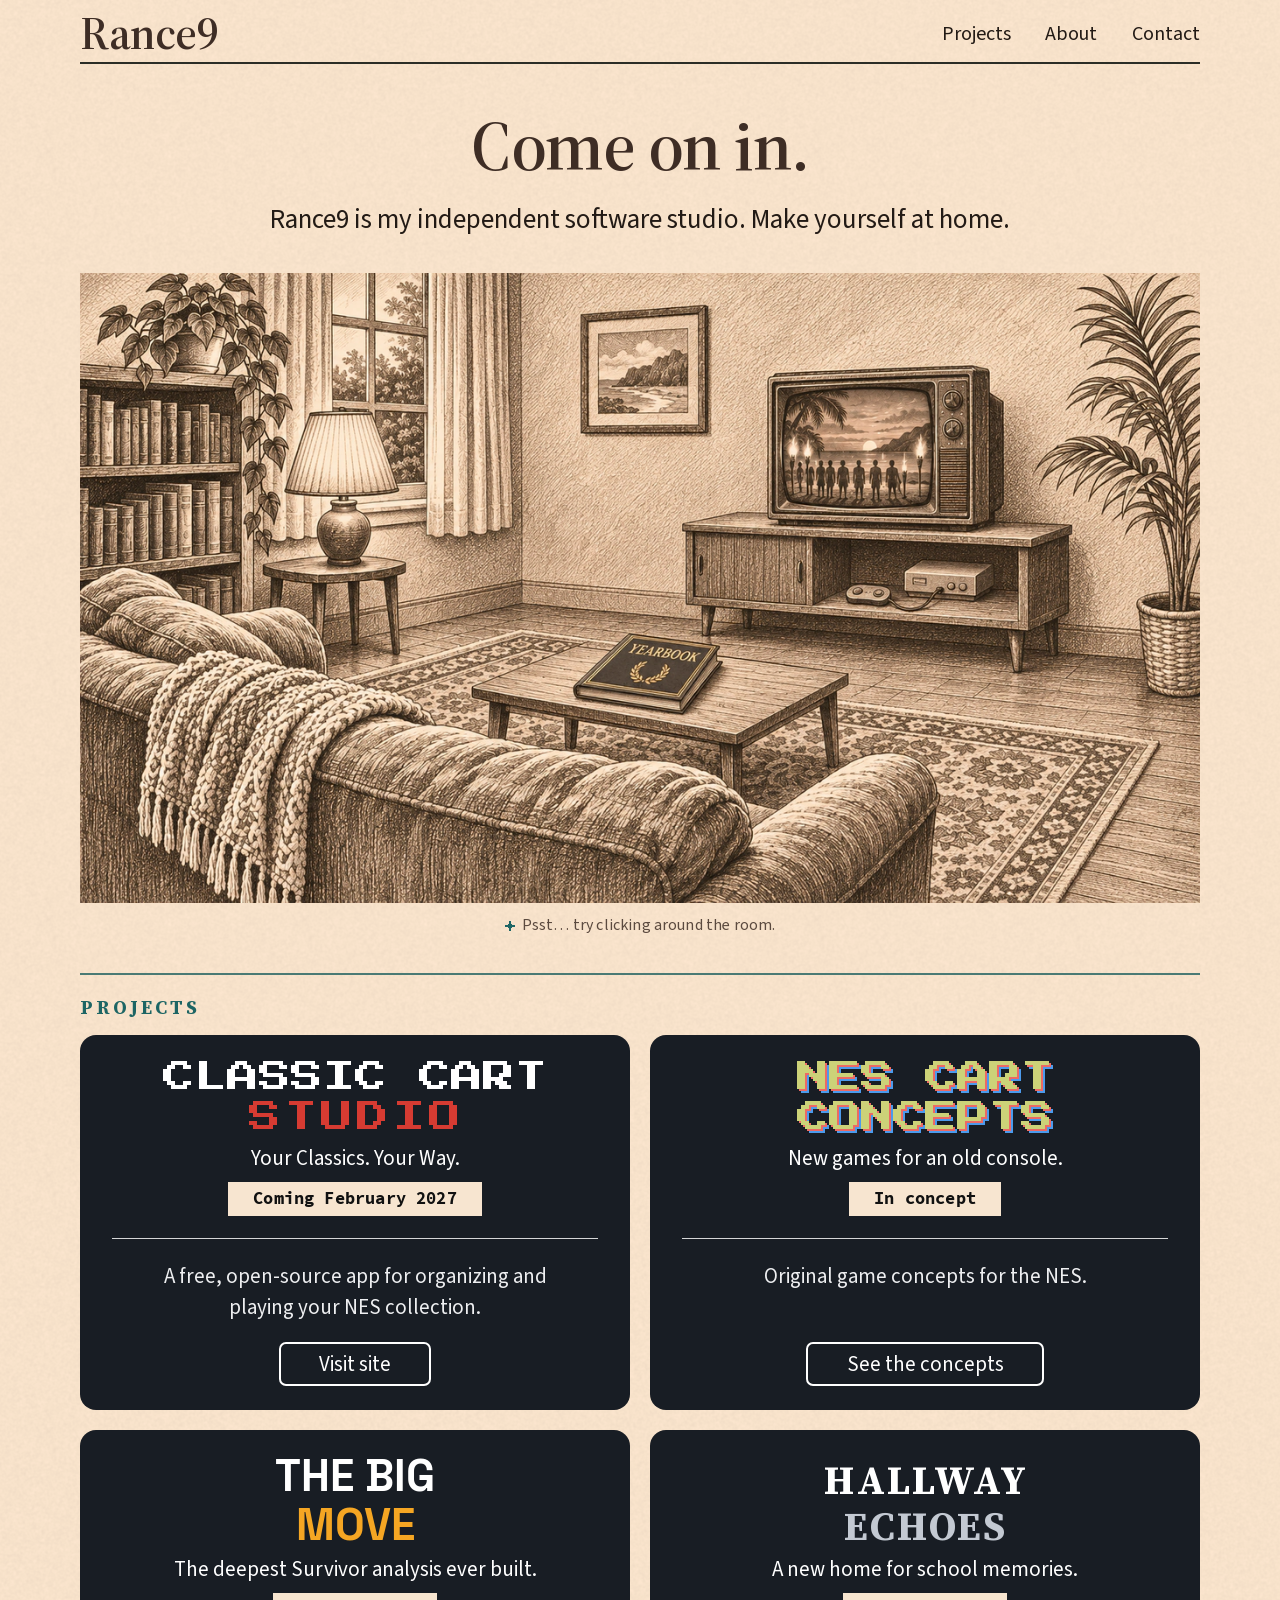
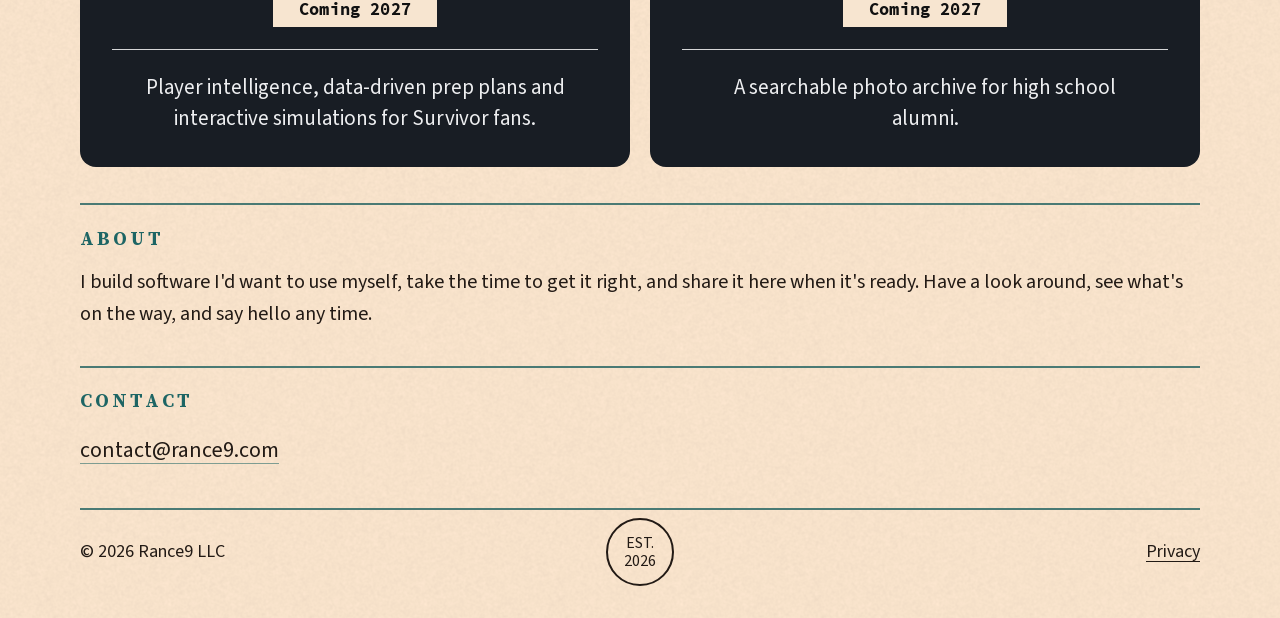
<file: index.html>
<!doctype html>
<html lang="en">
<head>
  <meta charset="utf-8">
  <meta name="viewport" content="width=device-width, initial-scale=1">
  <meta http-equiv="Content-Security-Policy" content="default-src 'none'; img-src 'self'; style-src 'self'; font-src 'self'; script-src 'self'; base-uri 'none'; form-action 'none'; object-src 'none'">
  <title>Rance9</title>
  <meta name="description" content="Rance9 is my independent software studio. Make yourself at home.">
  <link rel="canonical" href="https://rance9.com/">
  <meta name="color-scheme" content="light">
  <meta name="theme-color" content="#F7E2CA">
  <meta property="og:type" content="website">
  <meta property="og:site_name" content="Rance9">
  <meta property="og:title" content="Rance9">
  <meta property="og:description" content="Rance9 is my independent software studio. Make yourself at home.">
  <meta property="og:url" content="https://rance9.com/">
  <meta property="og:image" content="https://rance9.com/assets/images/social-preview.png">
  <meta property="og:image:type" content="image/png">
  <meta property="og:image:width" content="1200">
  <meta property="og:image:height" content="630">
  <meta property="og:image:alt" content="The Rance9 name in a dark serif on cream paper, above a thin teal rule and the line: An independent software studio. Come on in.">
  <meta name="twitter:card" content="summary_large_image">
  <meta name="twitter:title" content="Rance9">
  <meta name="twitter:description" content="Rance9 is my independent software studio. Make yourself at home.">
  <meta name="twitter:image" content="https://rance9.com/assets/images/social-preview.png">
  <meta name="twitter:image:alt" content="The Rance9 name in a dark serif on cream paper, above a thin teal rule and the line: An independent software studio. Come on in.">
  <link rel="icon" href="assets/icons/favicon.ico" sizes="16x16 32x32 48x48">
  <link rel="icon" href="assets/icons/favicon.svg" type="image/svg+xml">
  <link rel="apple-touch-icon" href="assets/icons/apple-touch-icon.png">
  <link rel="preload" href="assets/fonts/SourceSerif4Display-Semibold.woff2" as="font" type="font/woff2" crossorigin>
  <link rel="preload" href="assets/fonts/SourceSans3-Regular.woff2" as="font" type="font/woff2" crossorigin>
  <link rel="stylesheet" href="assets/css/styles.css">
  <script src="assets/js/easter-egg.js" defer></script>
</head>
<body>
  <a class="skip-link" href="#main">Skip to content</a>

  <header class="site-header">
    <div class="wrap header-inner">
      <a class="wordmark" href="./" aria-current="page">Rance9</a>
      <nav class="site-nav" aria-label="Main">
        <ul>
          <li><a href="#projects">Projects</a></li>
          <li><a href="#about">About</a></li>
          <li><a href="#contact">Contact</a></li>
        </ul>
      </nav>
    </div>
  </header>

  <main id="main" tabindex="-1">
    <div class="wrap">
      <section class="intro" aria-labelledby="headline">
        <h1 id="headline">Come on in.</h1>
        <p class="lede">Rance9 is my independent software studio. Make yourself at home.</p>
        <div class="hero">
          <picture>
            <source type="image/webp"
              srcset="assets/images/hero-640.webp 640w, assets/images/hero-960.webp 960w, assets/images/hero-1280.webp 1280w, assets/images/hero-1672.webp 1672w, assets/images/hero-2560.webp 2560w, assets/images/hero-3344.webp 3344w"
              sizes="(min-width: 1200px) 1120px, (min-width: 800px) calc(100vw - 80px), 90vw">
            <img src="assets/images/hero-1280.jpg" width="1672" height="941" fetchpriority="high"
              alt="Sepia engraving of a living room with a sofa, bookshelves, a yearbook on a coffee table, and a vintage television and game console.">
          </picture>
          <svg class="room-dark" viewBox="0 0 1280 720" preserveAspectRatio="none" focusable="false" aria-hidden="true" data-room-dark hidden>
            <defs>
              <radialGradient id="rd-falloff" gradientUnits="userSpaceOnUse" cx="887" cy="205" r="560">
                <stop offset="0" stop-color="#000"/>
                <stop offset="0.16" stop-color="#3A3A3A"/>
                <stop offset="0.45" stop-color="#C8C8C8"/>
                <stop offset="1" stop-color="#FFF"/>
              </radialGradient>
              <radialGradient id="rd-moon" gradientUnits="userSpaceOnUse" cx="320" cy="110" r="190">
                <stop offset="0" stop-color="#000" stop-opacity="0.55"/>
                <stop offset="1" stop-color="#000" stop-opacity="0"/>
              </radialGradient>
              <radialGradient id="rd-tvlight" gradientUnits="userSpaceOnUse" cx="887" cy="240" r="420">
                <stop offset="0" stop-color="#8FB8FF" stop-opacity="0.22"/>
                <stop offset="1" stop-color="#8FB8FF" stop-opacity="0"/>
              </radialGradient>
              <mask id="rd-mask" maskUnits="userSpaceOnUse" x="0" y="0" width="1280" height="720">
                <rect width="1280" height="720" fill="url(#rd-falloff)"/>
                <rect width="1280" height="720" fill="url(#rd-moon)"/>
                <use href="#hs-tv" fill="#000"/>
              </mask>
              <filter id="rd-glow" x="-50%" y="-50%" width="200%" height="200%">
                <feGaussianBlur stdDeviation="2.2" result="blur"/>
                <feMerge><feMergeNode in="blur"/><feMergeNode in="blur"/><feMergeNode in="SourceGraphic"/></feMerge>
              </filter>
              <path id="rd-star" d="M0-6L1.47-2.02 5.71-1.85 2.38.77 3.53 4.85 0 2.5-3.53 4.85-2.38.77-5.71-1.85-1.47-2.02Z"/>
            </defs>
            <rect width="1280" height="720" fill="#060918" fill-opacity="0.88" mask="url(#rd-mask)"/>
            <rect width="1280" height="720" fill="url(#rd-tvlight)"/>
            <g class="rd-glow" filter="url(#rd-glow)">
              <use href="#rd-star" transform="translate(468 42) rotate(10) scale(1.3)"/>
              <use href="#rd-star" transform="translate(530 178) rotate(-15) scale(.8)"/>
              <use href="#rd-star" transform="translate(640 18) scale(.55)"/>
              <use href="#rd-star" transform="translate(760 40) rotate(20)"/>
              <use href="#rd-star" transform="translate(835 72) scale(.6)"/>
              <use href="#rd-star" transform="translate(905 30) rotate(12) scale(.75)"/>
              <use href="#rd-star" transform="translate(1000 38) rotate(-8) scale(1.35)"/>
              <use href="#rd-star" transform="translate(1082 98) rotate(14) scale(.7)"/>
              <use href="#rd-star" transform="translate(1078 215) rotate(5) scale(.6)"/>
              <use href="#rd-star" transform="translate(745 232) rotate(30) scale(.85)"/>
              <use href="#rd-star" transform="translate(470 262) rotate(-20) scale(.7)"/>
            </g>
          </svg>
          <span class="rd-switch" aria-hidden="true"></span>
          <p class="rd-hint" aria-hidden="true" data-room-hint hidden><span class="rd-hint-keys">↑↑↓↓←→←→ B A</span><span class="rd-hint-touch">SWIPE ↑↑↓↓←→←→</span></p>
          <svg class="hotspots" viewBox="0 0 1280 720" preserveAspectRatio="none" focusable="false">
            <defs>
              <filter id="hotspot-glow" x="-25%" y="-25%" width="150%" height="150%">
                <feGaussianBlur in="SourceGraphic" stdDeviation="5" result="blur"/>
                <feMerge><feMergeNode in="blur"/><feMergeNode in="SourceGraphic"/></feMerge>
              </filter>
              <path id="hs-tv" vector-effect="non-scaling-stroke" d="M816 129H959Q973 129 973 143V254Q973 268 959 268H816Q802 268 802 254V143Q802 129 816 129Z"/>
              <path id="hs-console" vector-effect="non-scaling-stroke" d="M962 328L1044 331V365L1023 375L945 369L942 340Z"/>
              <path id="hs-controller" vector-effect="non-scaling-stroke" d="M887 356H916Q927 356 927 367.5Q927 379 916 379H887Q876 379 876 367.5Q876 356 887 356Z"/>
              <path id="hs-yearbook" vector-effect="non-scaling-stroke" d="M630 411L731 424L737 446L690 505L568 487L563 474Z"/>
              <path id="hs-lamp" vector-effect="non-scaling-stroke" d="M264 159L296 152H304L335 159L365 249L364 254L310 255L312 262L322 267L330 284V306L322 322L321 333H282L281 322L272 306L271 284L279 267L290 262L292 255L234 254L233 249Z"/>
              <path id="hs-picture" vector-effect="non-scaling-stroke" d="M573 47L716 37L718 184L573 183Z"/>
              <path id="hs-book" vector-effect="non-scaling-stroke" d="M148 241Q148 239 150 239H157Q159 239 159 241V321H148Z"/>
              <path id="hs-book-hit" d="M136 234H171V326H136Z"/>
            </defs>
            <g class="hotspot" role="button" tabindex="0" aria-label="The Big Move" data-tv-trigger hidden>
              <use class="hs-halo" href="#hs-tv"/><use class="hs-shape" href="#hs-tv"/>
            </g>
            <a class="hotspot" href="https://classiccartstudio.com" target="_blank" rel="noopener" aria-label="Classic Cart Studio (opens in a new tab)" data-product-link="ccs">
              <use class="hs-halo" href="#hs-console"/><use class="hs-halo" href="#hs-controller"/>
              <use class="hs-shape" href="#hs-console"/><use class="hs-shape" href="#hs-controller"/>
            </a>
            <a class="hotspot" href="https://hallwayechoes.com" target="_blank" rel="noopener" aria-label="Hallway Echoes (opens in a new tab)" data-product-link="he">
              <use class="hs-halo" href="#hs-yearbook"/><use class="hs-shape" href="#hs-yearbook"/>
            </a>
            <g class="hotspot" aria-hidden="true" data-lamp hidden><use class="hs-shape" href="#hs-lamp"/></g>
            <g class="hotspot" role="button" tabindex="0" aria-label="Play Cartridge Catch" data-picture hidden>
              <use class="hs-halo" href="#hs-picture"/><use class="hs-shape" href="#hs-picture"/>
            </g>
            <g class="hotspot" role="button" tabindex="0" aria-label="Play Memory Lane" data-book hidden>
              <use class="hs-hit" href="#hs-book-hit"/><use class="hs-halo" href="#hs-book"/><use class="hs-shape" href="#hs-book"/>
            </g>
          </svg>
          <div class="tv-ad" data-tv-ad hidden aria-hidden="true">
            <p class="tv-ad-title">The Big Move</p>
            <p class="tv-ad-release">Coming in 2027</p>
          </div>
          <div class="play-backdrop" aria-hidden="true" data-play-backdrop hidden></div>
          <div class="tv-game" role="group" aria-label="Cartridge Catch" tabindex="-1" data-game hidden>
            <canvas class="tv-game-screen" width="160" height="130" aria-hidden="true"></canvas>
            <button class="tv-game-close" type="button" aria-label="Close game" data-game-close>×</button>
          </div>
          <div class="bunny-hunt" role="group" aria-label="Dust Bunny Hunt" tabindex="-1" data-hunt hidden>
            <p class="hunt-hud" aria-hidden="true" data-hunt-hud hidden><span>BUSTED <b data-hunt-score>0</b></span><span>TIME <b data-hunt-time>30</b></span></p>
            <div class="hunt-field" data-hunt-field></div>
            <div class="hunt-card" data-hunt-card>
              <p class="hunt-kicker" data-hunt-kicker>SECRET UNLOCKED</p>
              <p class="hunt-title" data-hunt-title>DUST BUNNY HUNT</p>
              <p class="hunt-text" data-hunt-text></p>
              <button class="hunt-button" type="button" data-hunt-go>Start</button>
            </div>
            <button class="tv-game-close" type="button" aria-label="Close Dust Bunny Hunt" data-hunt-close>×</button>
          </div>
          <div class="memory" role="group" aria-label="Memory Lane" tabindex="-1" data-memory hidden>
            <div class="memory-book">
              <p class="memory-head"><span class="memory-title">MEMORY LANE</span><span class="memory-moves">MOVES <b data-memory-moves>0</b></span></p>
              <div class="memory-pages">
                <div class="memory-page" data-memory-page></div>
                <div class="memory-page" data-memory-page></div>
              </div>
              <div class="memory-done" data-memory-done hidden>
                <p class="hunt-kicker">CLEARED!</p>
                <p class="hunt-title" data-memory-result>0 MOVES</p>
                <p class="hunt-text" data-memory-best></p>
                <button class="hunt-button" type="button" data-memory-again>Play again</button>
              </div>
              <button class="tv-game-close" type="button" aria-label="Close Memory Lane" data-memory-close>×</button>
            </div>
          </div>
          <p class="visually-hidden" aria-live="polite" data-tv-status></p>
        </div>
        <p class="hero-caption"><svg class="hero-caption-icon" viewBox="0 0 7 7" width="10" height="10" aria-hidden="true" focusable="false" shape-rendering="crispEdges"><path fill="currentColor" d="M3 0h1v2h1v1h2v1H5v1H4v2H3V5H2V4H0V3h2V2h1z"/></svg>Psst… try clicking around the room.</p>
      </section>

      <section class="section" id="projects" aria-labelledby="projects-label">
        <h2 class="section-label" id="projects-label">PROJECTS</h2>
        <div class="projects-grid">
        <article class="product-card" aria-labelledby="product-name" data-product="ccs">
          <div class="product-id">
            <h3 class="product-name" id="product-name"><span class="product-name-top">CLASSIC CART</span> <span class="product-name-bottom">STUDIO</span></h3>
            <p class="product-tagline">Your Classics. Your Way.</p>
            <p class="product-release">Coming February 2027</p>
          </div>
          <div class="product-info">
            <p class="product-description">A free, open-source app for organizing and playing your NES collection.</p>
            <a class="button" href="https://classiccartstudio.com" target="_blank" rel="noopener">Visit site<span class="visually-hidden"> (Classic Cart Studio, opens in a new tab)</span></a>
          </div>
        </article>
        <article class="product-card" aria-labelledby="product-name-nc" data-product="nc">
          <div class="product-id">
            <h3 class="product-name product-name--nc" id="product-name-nc"><span class="product-name-top">NES CART</span> <span class="product-name-bottom">CONCEPTS</span></h3>
            <p class="product-tagline">New games for an old console.</p>
            <p class="product-release">In concept</p>
          </div>
          <div class="product-info">
            <p class="product-description">Original game concepts for the NES.</p>
            <a class="button" href="/new-carts/">See the concepts<span class="visually-hidden"> (NES Cart Concepts)</span></a>
          </div>
        </article>
        <article class="product-card" aria-labelledby="product-name-tbm" data-product="tbm">
          <div class="product-id">
            <h3 class="product-name product-name--tbm" id="product-name-tbm"><span class="product-name-top">THE BIG</span> <span class="product-name-bottom">MOVE</span></h3>
            <p class="product-tagline">The deepest Survivor analysis ever built.</p>
            <p class="product-release">Coming 2027</p>
          </div>
          <div class="product-info">
            <p class="product-description">Player intelligence, data-driven prep plans and interactive simulations for Survivor fans.</p>
          </div>
        </article>
        <article class="product-card" aria-labelledby="product-name-he" data-product="he">
          <div class="product-id">
            <h3 class="product-name product-name--he" id="product-name-he"><span class="product-name-top">HALLWAY</span> <span class="product-name-bottom">ECHOES</span></h3>
            <p class="product-tagline">A new home for school memories.</p>
            <p class="product-release">Coming 2027</p>
          </div>
          <div class="product-info">
            <p class="product-description">A searchable photo archive for high school alumni.</p>
          </div>
        </article>
        </div>
      </section>

      <section class="section" id="about" aria-labelledby="about-label">
        <h2 class="section-label" id="about-label">ABOUT</h2>
        <p class="body-copy">I build software I'd want to use myself, take the time to get it right, and share it here when it's ready. Have a look around, see what's on the way, and say hello any time.</p>
      </section>

      <section class="section" id="contact" aria-labelledby="contact-label">
        <h2 class="section-label" id="contact-label">CONTACT</h2>
        <p class="contact-line"><a class="email" href="mailto:contact@rance9.com">contact@rance9.com</a></p>
      </section>
    </div>
  </main>

  <footer class="site-footer">
    <div class="wrap footer-inner">
      <p class="copyright">© 2026 Rance9 LLC</p>
      <div class="stamp-wrap">
        <p class="stamp"><span aria-hidden="true">EST.<br>2026</span><span class="visually-hidden">Established 2026</span></p>
      </div>
      <p class="footer-link"><a href="privacy/">Privacy</a></p>
    </div>
  </footer>

  <dialog class="product-modal" aria-labelledby="product-modal-name" data-product-modal>
    <div class="product-modal-body">
      <h2 class="product-name product-modal-name" id="product-modal-name" data-modal-name>Classic Cart Studio</h2>
      <p class="product-tagline" data-modal-tagline></p>
      <p class="product-modal-blurb" data-modal-blurb></p>
      <p class="product-release" data-modal-release></p>
      <a class="pill" href="https://classiccartstudio.com" target="_blank" rel="noopener" data-modal-link>Visit site<span class="visually-hidden" data-modal-link-note></span></a>
      <button class="tv-game-close" type="button" aria-label="Close" data-modal-close>×</button>
    </div>
  </dialog>
</body>
</html>
</file>
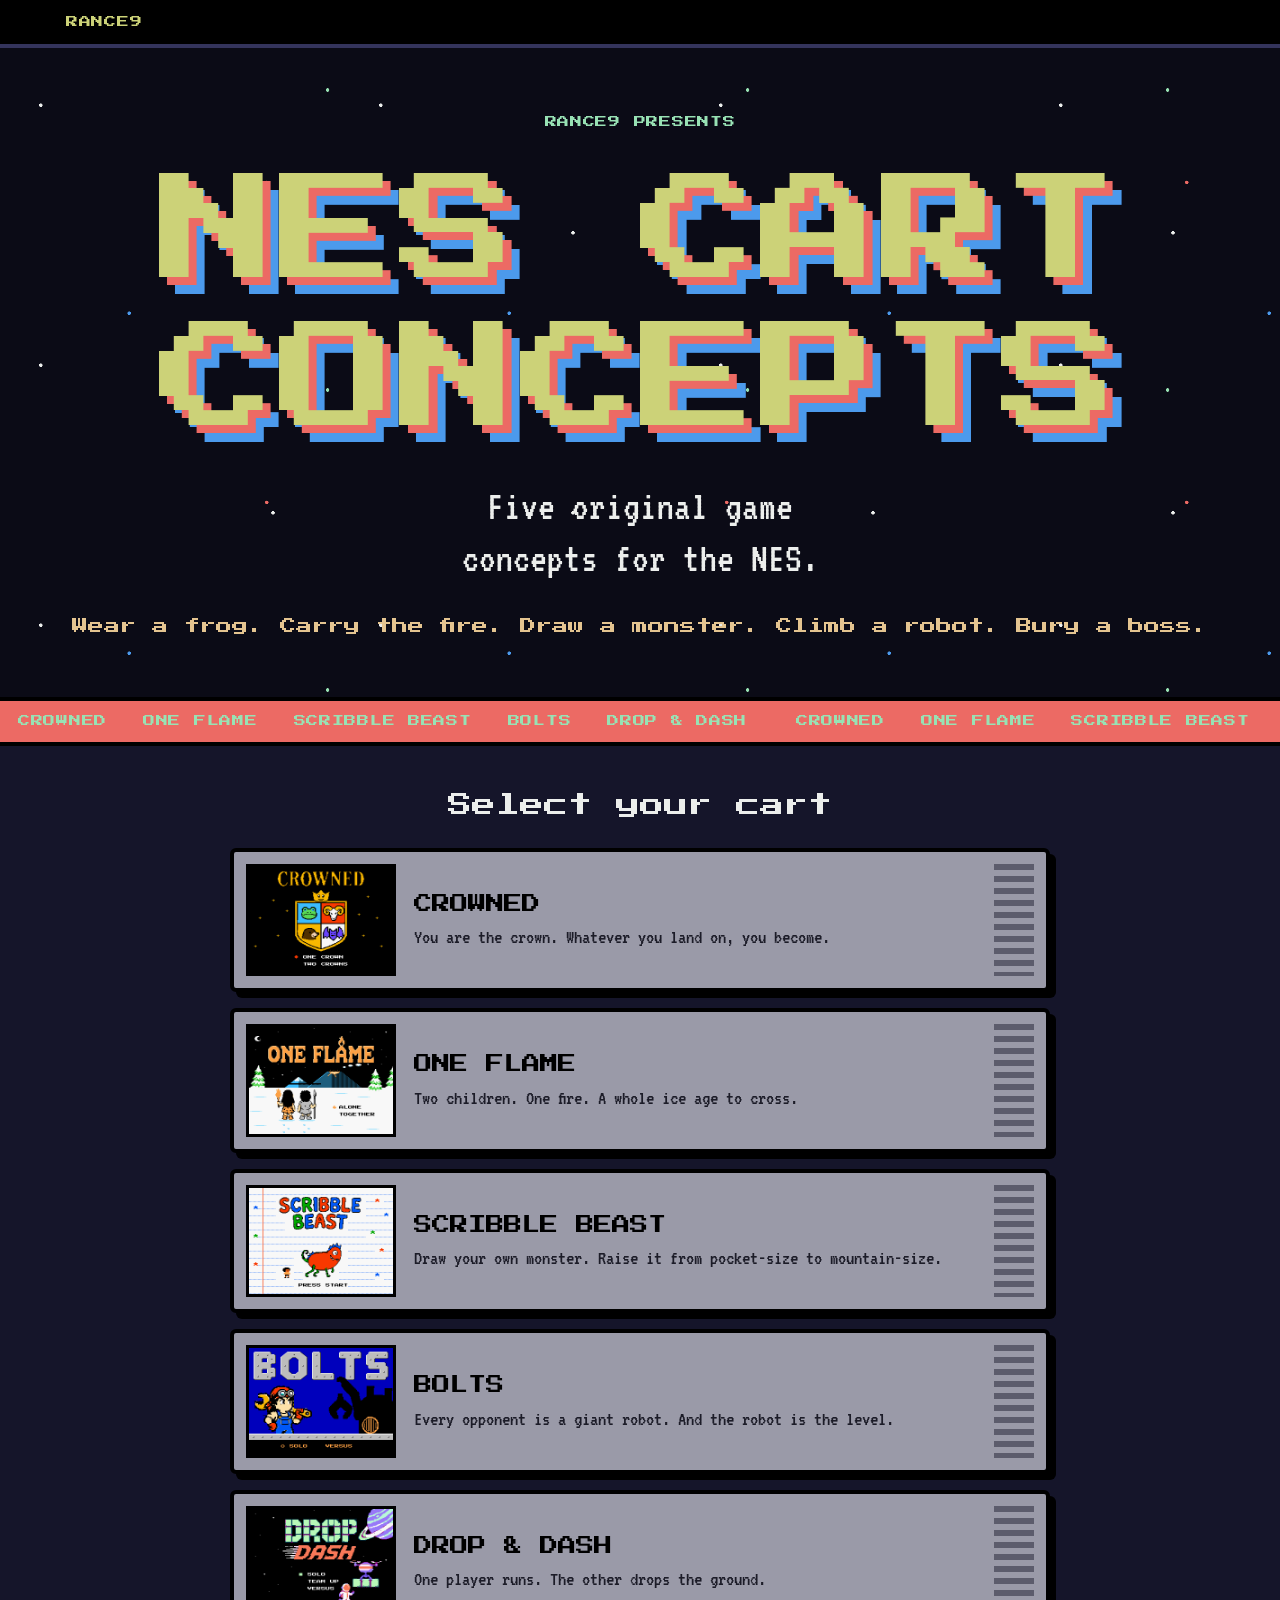
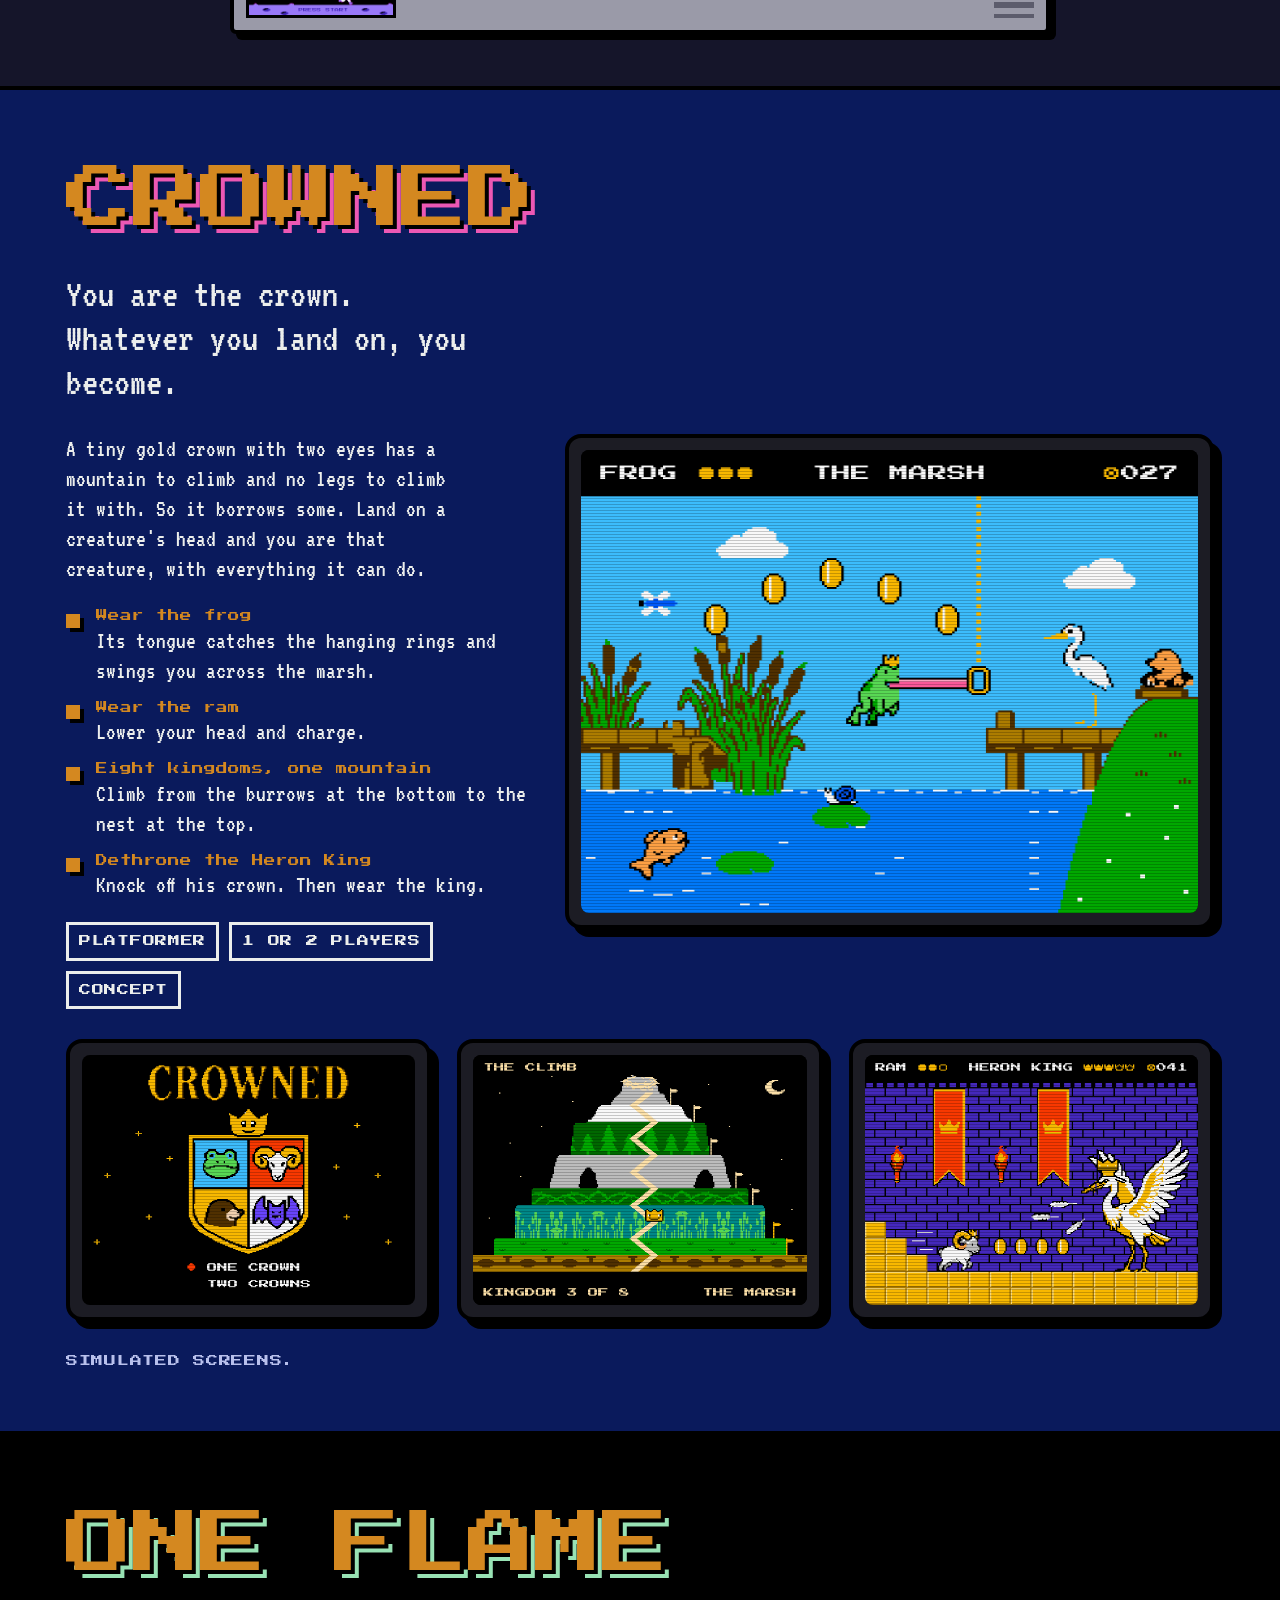
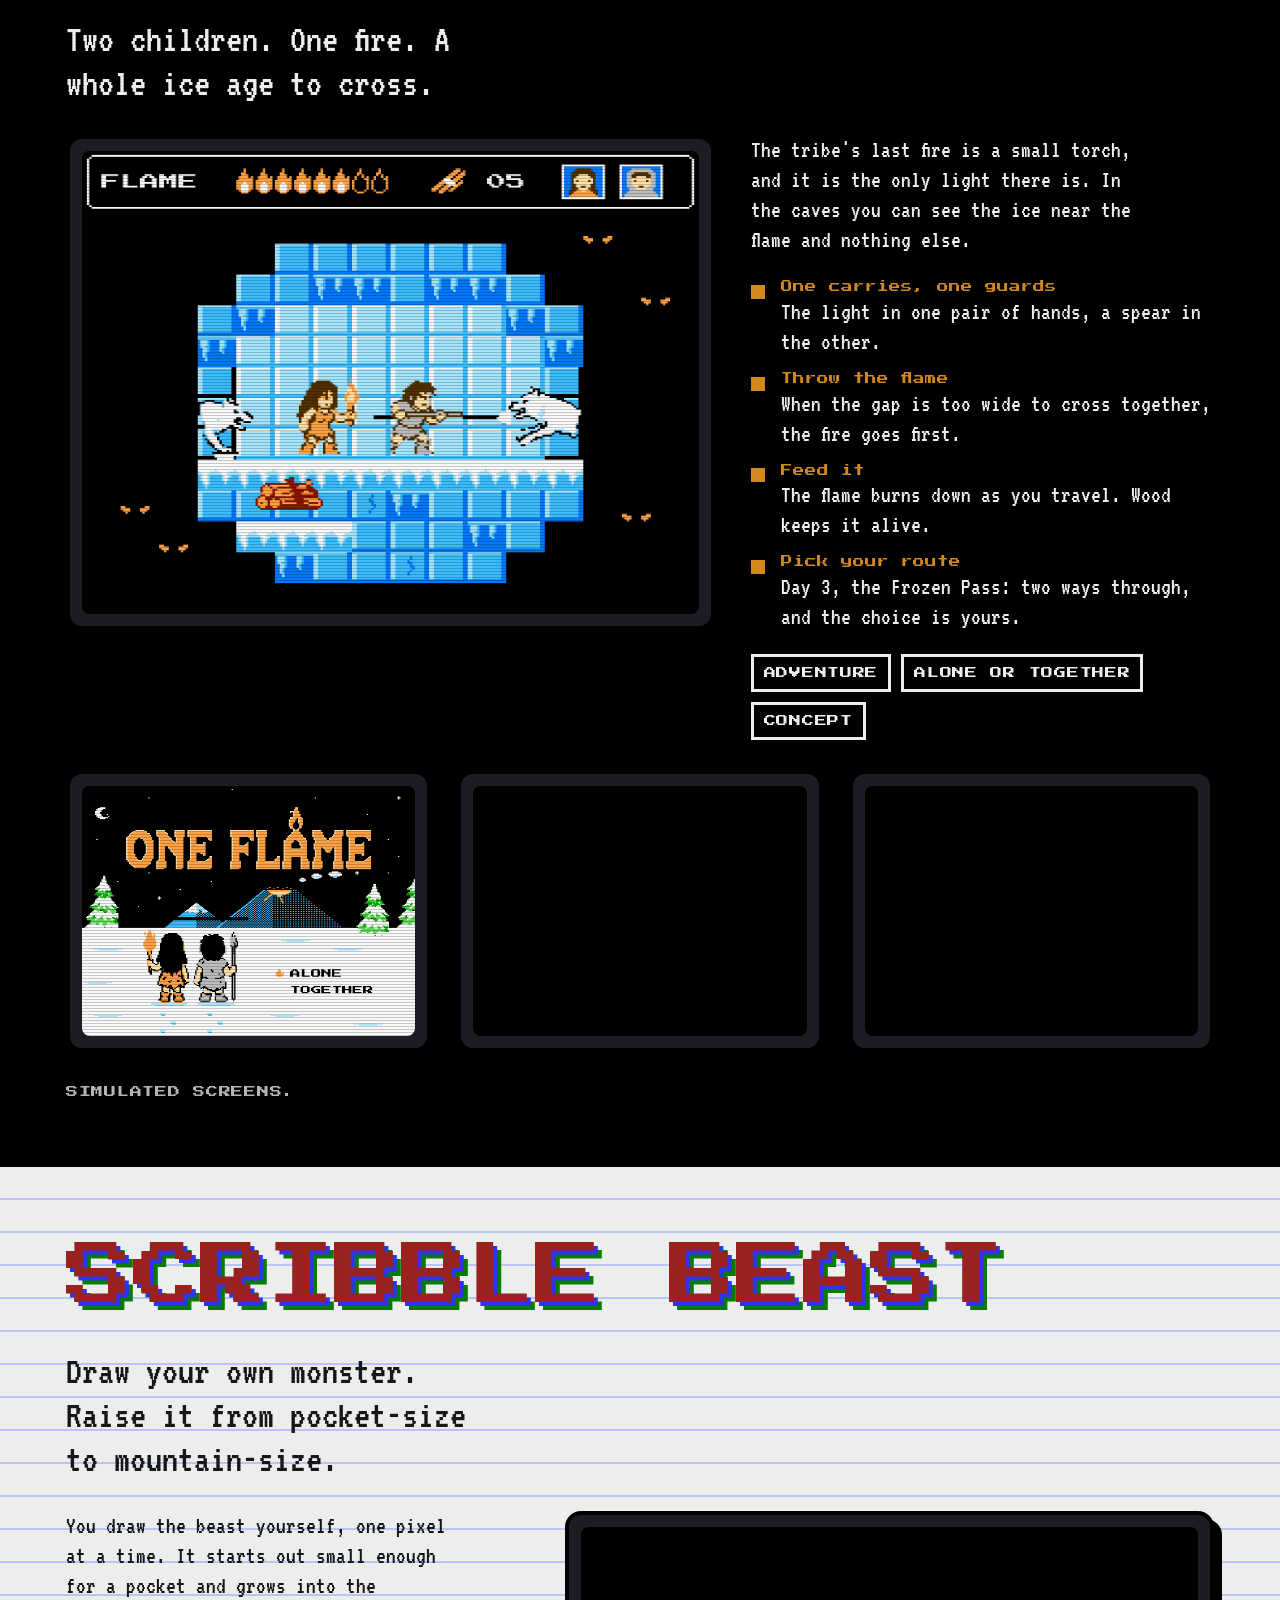
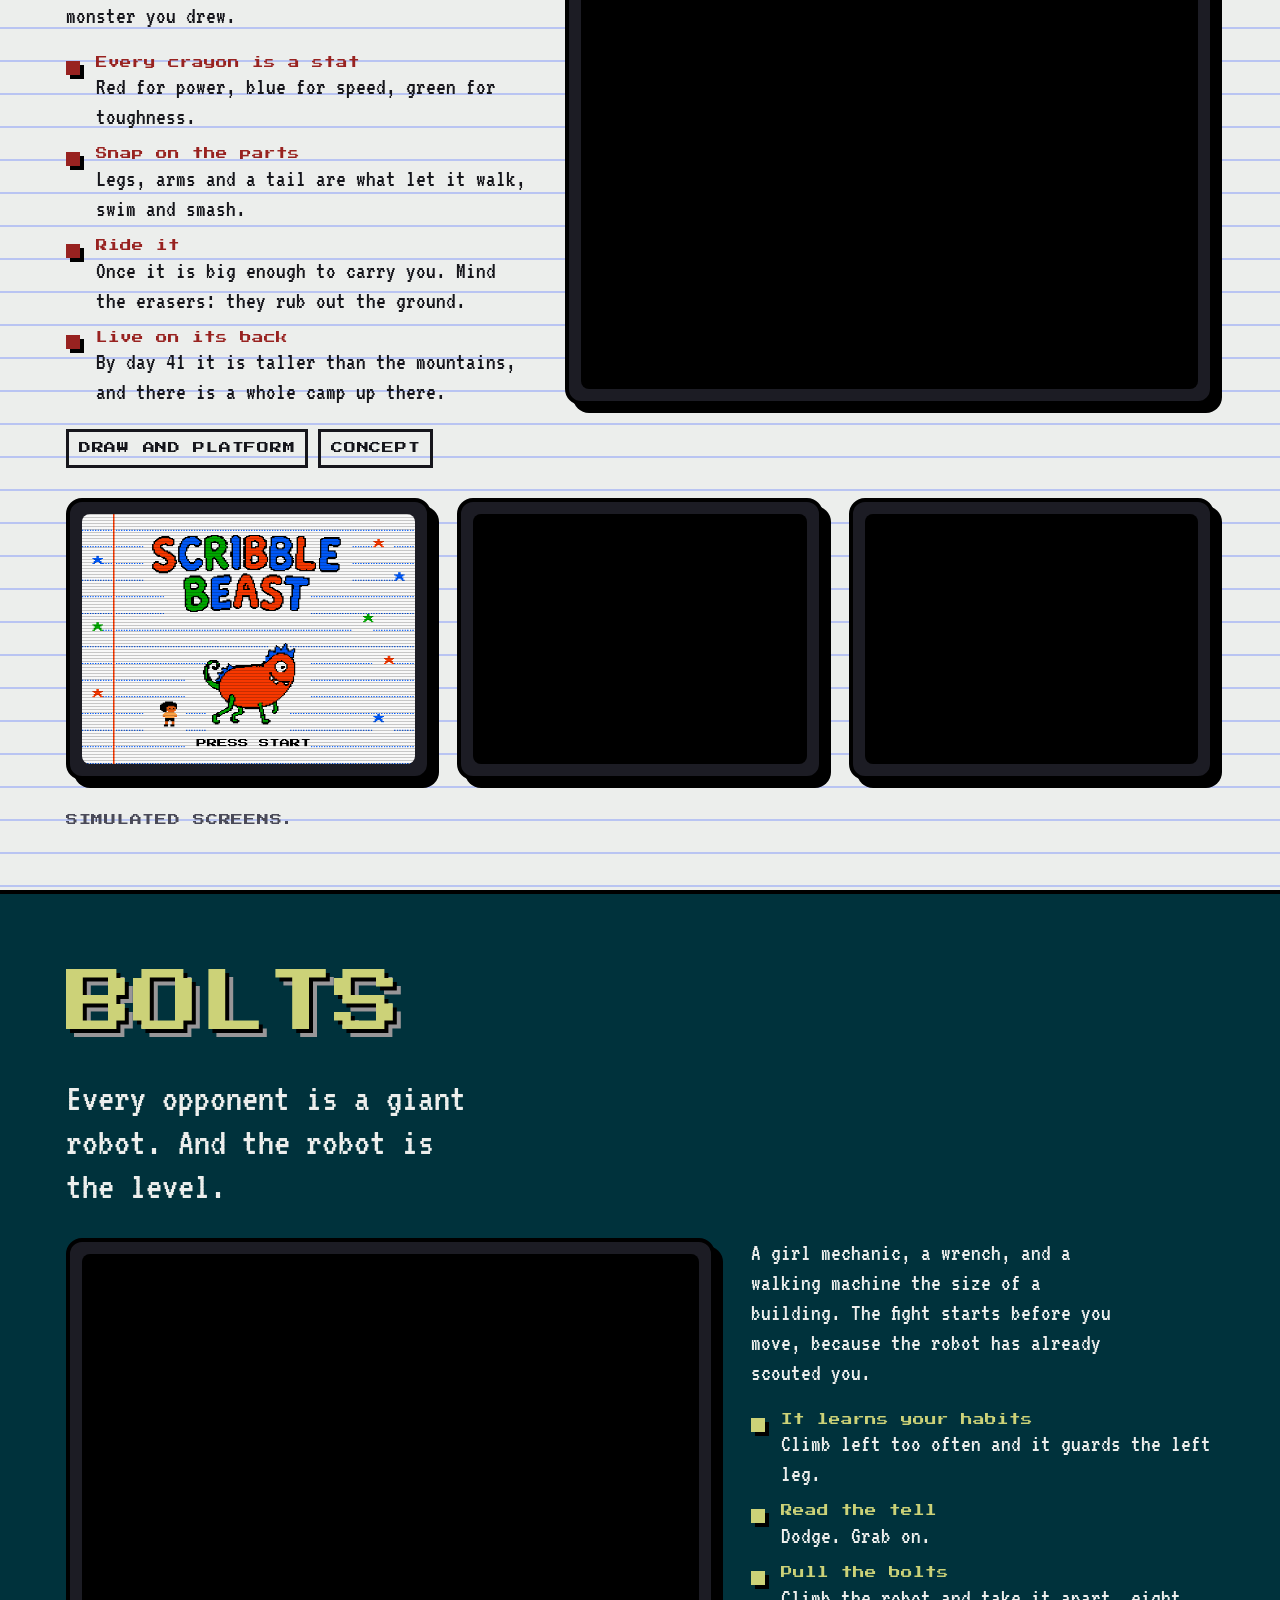
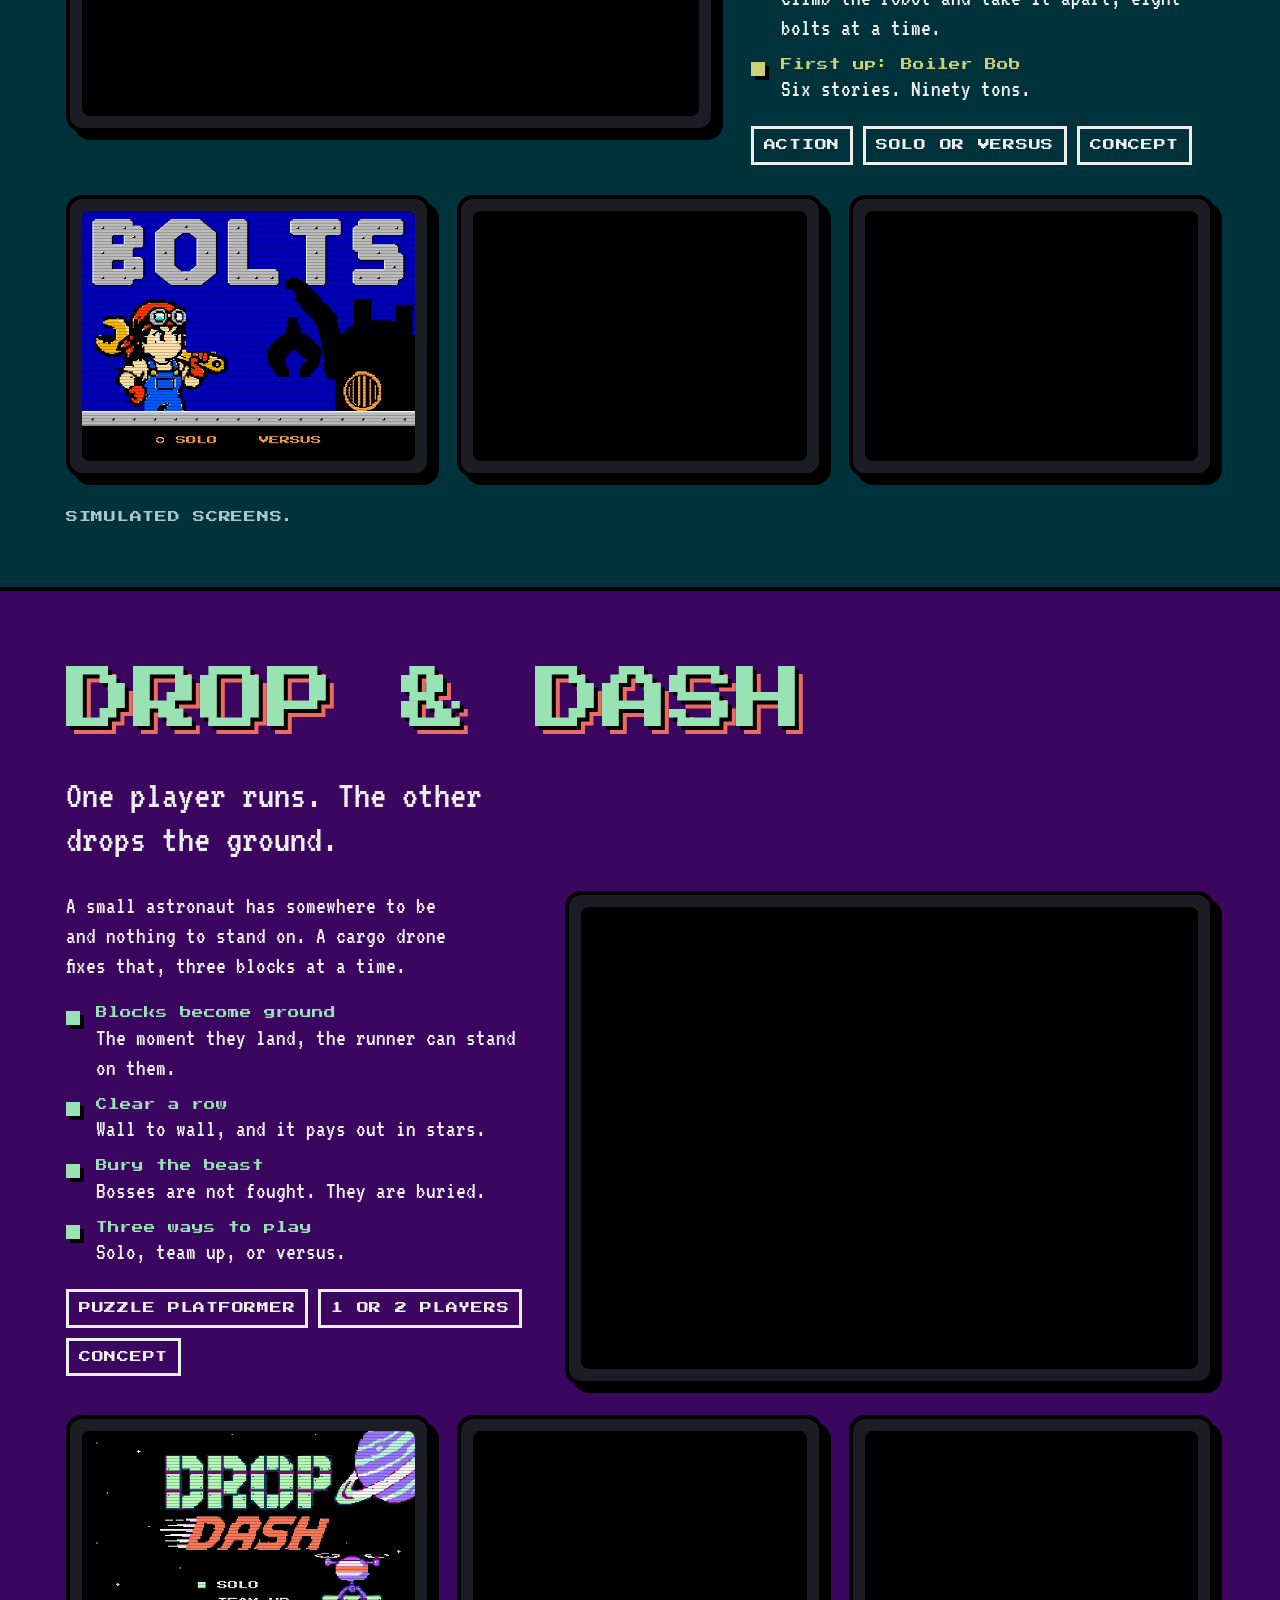
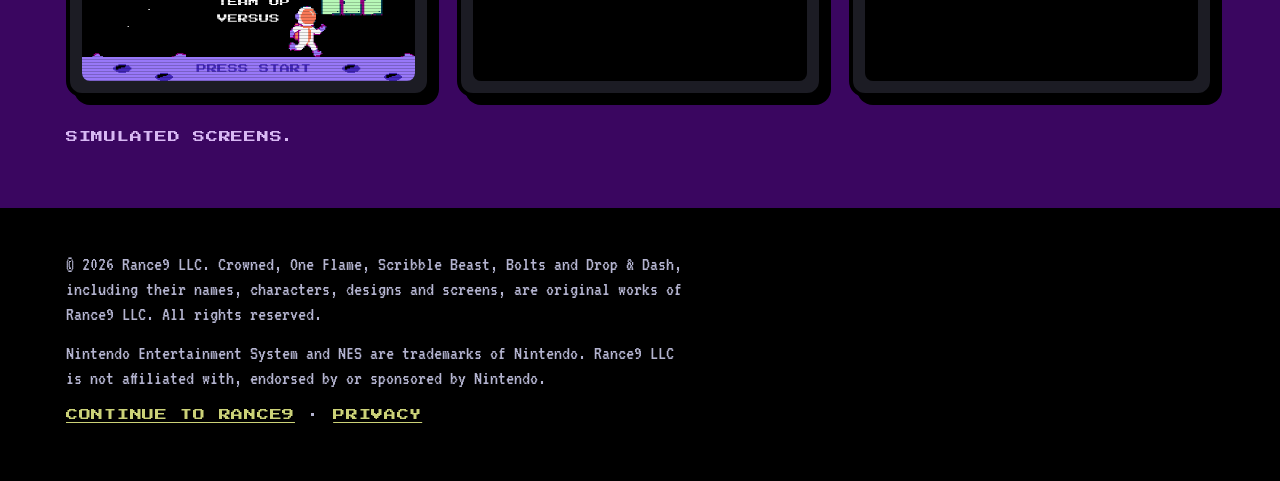
<file: new-carts/index.html>
<!doctype html>
<html lang="en">
<head>
  <meta charset="utf-8">
  <meta name="viewport" content="width=device-width, initial-scale=1">
  <meta http-equiv="Content-Security-Policy" content="default-src 'none'; img-src 'self'; style-src 'self'; font-src 'self'; script-src 'self'; base-uri 'none'; form-action 'none'; object-src 'none'">
  <title>NES Cart Concepts: Five Original Game Concepts | Rance9</title>
  <meta name="description" content="Five original game concepts for the NES from Rance9: Crowned, One Flame, Scribble Beast, Bolts and Drop &amp; Dash.">
  <link rel="canonical" href="https://rance9.com/new-carts/">
  <meta name="theme-color" content="#0b0b16">
  <meta name="color-scheme" content="dark">

  <meta property="og:type" content="website">
  <meta property="og:site_name" content="Rance9">
  <meta property="og:title" content="NES Cart Concepts: five original game concepts">
  <meta property="og:description" content="Five original game concepts for the NES from Rance9: Crowned, One Flame, Scribble Beast, Bolts and Drop &amp; Dash.">
  <meta property="og:url" content="https://rance9.com/new-carts/">
  <meta property="og:image" content="https://rance9.com/assets/images/new-carts/new-carts-og-1200x630.png">
  <meta property="og:image:width" content="1200">
  <meta property="og:image:height" content="630">
  <meta property="og:image:type" content="image/png">
  <meta property="og:image:alt" content="NES Cart Concepts in large pixel letters above five simulated game screens in television frames, with the line Five original game concepts for the NES.">

  <meta name="twitter:card" content="summary_large_image">
  <meta name="twitter:title" content="NES Cart Concepts: five original game concepts">
  <meta name="twitter:description" content="Five original game concepts for the NES from Rance9: Crowned, One Flame, Scribble Beast, Bolts and Drop &amp; Dash.">
  <meta name="twitter:image" content="https://rance9.com/assets/images/new-carts/new-carts-og-1200x630.png">
  <meta name="twitter:image:alt" content="NES Cart Concepts in large pixel letters above five simulated game screens in television frames, with the line Five original game concepts for the NES.">

  <link rel="icon" href="/assets/icons/favicon.ico" sizes="16x16 32x32 48x48">
  <link rel="icon" href="/assets/icons/favicon.svg" type="image/svg+xml">
  <link rel="apple-touch-icon" href="/assets/icons/apple-touch-icon.png">
  <link rel="preload" href="/assets/fonts/new-carts/press-start-2p-latin-400-normal.woff2" as="font" type="font/woff2" crossorigin>
  <link rel="preload" href="/assets/fonts/new-carts/vt323-latin-400-normal.woff2" as="font" type="font/woff2" crossorigin>
  <link rel="stylesheet" href="/assets/css/new-carts.css">
  <script src="/assets/js/new-carts.js" defer></script>

  <script type="application/ld+json">
  {
    "@context": "https://schema.org",
    "@type": "CollectionPage",
    "name": "NES Cart Concepts",
    "description": "Five original game concepts for the NES from Rance9: Crowned, One Flame, Scribble Beast, Bolts and Drop & Dash.",
    "url": "https://rance9.com/new-carts/",
    "isPartOf": {
      "@type": "WebSite",
      "name": "Rance9",
      "url": "https://rance9.com/"
    },
    "publisher": {
      "@type": "Organization",
      "name": "Rance9 LLC",
      "url": "https://rance9.com/"
    },
    "mainEntity": {
      "@type": "ItemList",
      "numberOfItems": 5,
      "itemListElement": [
        {
          "@type": "ListItem",
          "position": 1,
          "item": {
            "@type": "CreativeWork",
            "name": "Crowned",
            "url": "https://rance9.com/new-carts/#crowned",
            "description": "Whatever you land on, you become.",
            "image": [
              "https://rance9.com/assets/images/new-carts/crowned-3-gameplay.png",
              "https://rance9.com/assets/images/new-carts/crowned-1-title.png",
              "https://rance9.com/assets/images/new-carts/crowned-2-map.png",
              "https://rance9.com/assets/images/new-carts/crowned-4-boss.png"
            ],
            "copyrightHolder": {
              "@type": "Organization",
              "name": "Rance9 LLC",
              "url": "https://rance9.com/"
            },
            "copyrightYear": 2026,
            "creativeWorkStatus": "Concept"
          }
        },
        {
          "@type": "ListItem",
          "position": 2,
          "item": {
            "@type": "CreativeWork",
            "name": "One Flame",
            "url": "https://rance9.com/new-carts/#one-flame",
            "description": "A whole ice age to cross.",
            "image": [
              "https://rance9.com/assets/images/new-carts/oneflame-3-cave.png",
              "https://rance9.com/assets/images/new-carts/oneflame-1-title.png",
              "https://rance9.com/assets/images/new-carts/oneflame-2-map.png",
              "https://rance9.com/assets/images/new-carts/oneflame-4-toss.png"
            ],
            "copyrightHolder": {
              "@type": "Organization",
              "name": "Rance9 LLC",
              "url": "https://rance9.com/"
            },
            "copyrightYear": 2026,
            "creativeWorkStatus": "Concept"
          }
        },
        {
          "@type": "ListItem",
          "position": 3,
          "item": {
            "@type": "CreativeWork",
            "name": "Scribble Beast",
            "url": "https://rance9.com/new-carts/#scribble-beast",
            "description": "Raise it from pocket-size to mountain-size.",
            "image": [
              "https://rance9.com/assets/images/new-carts/scribble-3-level.png",
              "https://rance9.com/assets/images/new-carts/scribble-1-title.png",
              "https://rance9.com/assets/images/new-carts/scribble-2-draw.png",
              "https://rance9.com/assets/images/new-carts/scribble-4-full-grown.png"
            ],
            "copyrightHolder": {
              "@type": "Organization",
              "name": "Rance9 LLC",
              "url": "https://rance9.com/"
            },
            "copyrightYear": 2026,
            "creativeWorkStatus": "Concept"
          }
        },
        {
          "@type": "ListItem",
          "position": 4,
          "item": {
            "@type": "CreativeWork",
            "name": "Bolts",
            "url": "https://rance9.com/new-carts/#bolts",
            "description": "Every opponent is a giant robot.",
            "image": [
              "https://rance9.com/assets/images/new-carts/bolts-3-ground.png",
              "https://rance9.com/assets/images/new-carts/bolts-1-title.png",
              "https://rance9.com/assets/images/new-carts/bolts-2-scouting.png",
              "https://rance9.com/assets/images/new-carts/bolts-4-climb.png"
            ],
            "copyrightHolder": {
              "@type": "Organization",
              "name": "Rance9 LLC",
              "url": "https://rance9.com/"
            },
            "copyrightYear": 2026,
            "creativeWorkStatus": "Concept"
          }
        },
        {
          "@type": "ListItem",
          "position": 5,
          "item": {
            "@type": "CreativeWork",
            "name": "Drop & Dash",
            "url": "https://rance9.com/new-carts/#drop-and-dash",
            "description": "One player runs.",
            "image": [
              "https://rance9.com/assets/images/new-carts/dropdash-2-gameplay.png",
              "https://rance9.com/assets/images/new-carts/dropdash-1-title.png",
              "https://rance9.com/assets/images/new-carts/dropdash-3-row-cleared.png",
              "https://rance9.com/assets/images/new-carts/dropdash-4-boss.png"
            ],
            "copyrightHolder": {
              "@type": "Organization",
              "name": "Rance9 LLC",
              "url": "https://rance9.com/"
            },
            "copyrightYear": 2026,
            "creativeWorkStatus": "Concept"
          }
        }
      ]
    }
  }
  </script>
</head>
<body>

<div class="hud"><div class="wrap px"><a href="/">Rance9</a></div></div>

<header class="hero">
  <div class="wrap">
    <p class="px">Rance9 presents</p>
    <h1>NES CART CONCEPTS</h1>
    <p class="sub">Five original game concepts for the NES.</p>
    <p class="brag">Wear a frog. Carry the fire. Draw a monster. Climb a robot. Bury a boss.</p>
  </div>
  <div class="ticker px" aria-hidden="true"><div>
    <span>Crowned</span><span>One Flame</span><span>Scribble Beast</span><span>Bolts</span><span>Drop &amp; Dash</span>
    <span>Crowned</span><span>One Flame</span><span>Scribble Beast</span><span>Bolts</span><span>Drop &amp; Dash</span>
  </div></div>
</header>

<nav class="select" id="select" aria-label="The five games">
  <div class="wrap">
    <h2>Select your cart</h2>
    <div class="carts">
      <a class="cart" href="#crowned"><img src="/assets/images/new-carts/crowned-1-title.png" alt="" width="1280" height="960"><span><b>CROWNED</b><em>You are the crown. Whatever you land on, you become.</em></span><i></i></a>
      <a class="cart" href="#one-flame"><img src="/assets/images/new-carts/oneflame-1-title.png" alt="" width="1280" height="960"><span><b>ONE FLAME</b><em>Two children. One fire. A whole ice age to cross.</em></span><i></i></a>
      <a class="cart" href="#scribble-beast"><img src="/assets/images/new-carts/scribble-1-title.png" alt="" width="1280" height="960"><span><b>SCRIBBLE BEAST</b><em>Draw your own monster. Raise it from pocket-size to mountain-size.</em></span><i></i></a>
      <a class="cart" href="#bolts"><img src="/assets/images/new-carts/bolts-1-title.png" alt="" width="1280" height="960"><span><b>BOLTS</b><em>Every opponent is a giant robot. And the robot is the level.</em></span><i></i></a>
      <a class="cart" href="#drop-and-dash"><img src="/assets/images/new-carts/dropdash-1-title.png" alt="" width="1280" height="960"><span><b>DROP &amp; DASH</b><em>One player runs. The other drops the ground.</em></span><i></i></a>
    </div>
  </div>
</nav>

<main>
<section class="game g-crowned" id="crowned">
  <div class="wrap">
    <h2>CROWNED</h2>
    <p class="hook">You are the crown. Whatever you land on, you become.</p>
    <div class="ad">
      <div class="pitch">
        <p>A tiny gold crown with two eyes has a mountain to climb and no legs to climb it with. So it borrows some. Land on a creature's head and you are that creature, with everything it can do.</p>
        <ul class="feats">
          <li><span><strong>Wear the frog</strong>Its tongue catches the hanging rings and swings you across the marsh.</span></li>
          <li><span><strong>Wear the ram</strong>Lower your head and charge.</span></li>
          <li><span><strong>Eight kingdoms, one mountain</strong>Climb from the burrows at the bottom to the nest at the top.</span></li>
          <li><span><strong>Dethrone the Heron King</strong>Knock off his crown. Then wear the king.</span></li>
        </ul>
        <ul class="badges px"><li>Platformer</li><li>1 or 2 players</li><li>Concept</li></ul>
      </div>
      <figure><a class="tv" href="/assets/images/new-carts/crowned-3-gameplay.png"><img src="/assets/images/new-carts/crowned-3-gameplay.png" width="1280" height="960" alt="Crowned gameplay in a sunny marsh: a green frog wearing the small gold crown swings by its tongue from a gold ring hanging on a chain, under an arc of gold coins. A white heron stands on a wooden dock, a mole watches from the grassy bank, and a fish, a snail on a lily pad and a dragonfly share the water. The status bar reads Frog, The Marsh and 027."></a></figure>
    </div>
    <div class="strip">
      <figure><a class="tv" href="/assets/images/new-carts/crowned-1-title.png"><img src="/assets/images/new-carts/crowned-1-title.png" loading="lazy" width="1280" height="960" alt="Crowned title screen: the word Crowned in gold on a black night sky with gold stars, above a shield quartered with a frog, a ram, a mole and a bat and topped by a small smiling crown, with the menu choices One Crown and Two Crowns."></a></figure>
      <figure><a class="tv" href="/assets/images/new-carts/crowned-2-map.png"><img src="/assets/images/new-carts/crowned-2-map.png" loading="lazy" width="1280" height="960" alt="Crowned map screen titled The Climb: a mountain of eight stacked lands under a crescent moon, with a zigzag trail from the burrows at the bottom to a nest at the peak and a flag standing on each land. The crown is on the third land, the marsh. Text reads Kingdom 3 of 8, The Marsh."></a></figure>
      <figure><a class="tv" href="/assets/images/new-carts/crowned-4-boss.png"><img src="/assets/images/new-carts/crowned-4-boss.png" loading="lazy" width="1280" height="960" alt="Crowned boss room: a white ram wearing the small crown charges along a floor of gold blocks, past a row of coins, toward the Heron King, a tall white heron in a large gold crown with his wings spread. Torches and red crown banners hang on the purple brick wall and feathers fly. The status bar reads Ram, Heron King and 041."></a></figure>
    </div>
    <p class="fine px">Simulated screens.</p>
  </div>
</section>

<section class="game g-flame flip" id="one-flame">
  <div class="wrap">
    <h2>ONE FLAME</h2>
    <p class="hook">Two children. One fire. A whole ice age to cross.</p>
    <div class="ad">
      <div class="pitch">
        <p>The tribe's last fire is a small torch, and it is the only light there is. In the caves you can see the ice near the flame and nothing else.</p>
        <ul class="feats">
          <li><span><strong>One carries, one guards</strong>The light in one pair of hands, a spear in the other.</span></li>
          <li><span><strong>Throw the flame</strong>When the gap is too wide to cross together, the fire goes first.</span></li>
          <li><span><strong>Feed it</strong>The flame burns down as you travel. Wood keeps it alive.</span></li>
          <li><span><strong>Pick your route</strong>Day 3, the Frozen Pass: two ways through, and the choice is yours.</span></li>
        </ul>
        <ul class="badges px"><li>Adventure</li><li>Alone or together</li><li>Concept</li></ul>
      </div>
      <figure><a class="tv" href="/assets/images/new-carts/oneflame-3-cave.png"><img src="/assets/images/new-carts/oneflame-3-cave.png" loading="lazy" width="1280" height="960" alt="One Flame gameplay in an ice cave: the girl&#x27;s torch lights a circle of pale blue ice blocks around the two children while the boy holds off a white wolf with his spear and a second wolf closes in from behind. A bundle of firewood lies on a lower ledge, and pairs of orange eyes watch from the dark. The status bar shows the flame meter, wood count 05 and both children&#x27;s portraits."></a></figure>
    </div>
    <div class="strip">
      <figure><a class="tv" href="/assets/images/new-carts/oneflame-1-title.png"><img src="/assets/images/new-carts/oneflame-1-title.png" loading="lazy" width="1280" height="960" alt="One Flame title screen: the title in orange with a small flame above the A. Two cave children seen from behind, a girl with a torch and a boy with a spear, stand on the snow facing a far volcano with a glowing crater, under a crescent moon, with snowy pines on both sides and the menu choices Alone and Together."></a></figure>
      <figure><a class="tv" href="/assets/images/new-carts/oneflame-2-map.png"><img src="/assets/images/new-carts/oneflame-2-map.png" loading="lazy" width="1280" height="960" alt="One Flame journey map in cave-painting style: a dark red trail runs from a cave to a smoking volcano and splits into an upper route past three peaks and a lower route past a second cave, with campfires marking the stops and painted deer, a mammoth and handprints around it. Text reads Day 3, The Frozen Pass, beside a flame meter."></a></figure>
      <figure><a class="tv" href="/assets/images/new-carts/oneflame-4-toss.png"><img src="/assets/images/new-carts/oneflame-4-toss.png" loading="lazy" width="1280" height="960" alt="One Flame gameplay at night: the torch spins through the air between two cliffs of ice blocks, thrown by the girl on the left toward the boy on the right, over a pit of ice spikes. A white owl flies under a ribbon of green northern lights and a snowy pine stands beside the boy. The status bar shows the flame meter, wood count 03 and both portraits."></a></figure>
    </div>
    <p class="fine px">Simulated screens.</p>
  </div>
</section>

<section class="game g-scribble" id="scribble-beast">
  <div class="wrap">
    <h2>SCRIBBLE BEAST</h2>
    <p class="hook">Draw your own monster. Raise it from pocket-size to mountain-size.</p>
    <div class="ad">
      <div class="pitch">
        <p>You draw the beast yourself, one pixel at a time. It starts out small enough for a pocket and grows into the monster you drew.</p>
        <ul class="feats">
          <li><span><strong>Every crayon is a stat</strong>Red for power, blue for speed, green for toughness.</span></li>
          <li><span><strong>Snap on the parts</strong>Legs, arms and a tail are what let it walk, swim and smash.</span></li>
          <li><span><strong>Ride it</strong>Once it is big enough to carry you. Mind the erasers: they rub out the ground.</span></li>
          <li><span><strong>Live on its back</strong>By day 41 it is taller than the mountains, and there is a whole camp up there.</span></li>
        </ul>
        <ul class="badges px"><li>Draw and platform</li><li>Concept</li></ul>
      </div>
      <figure><a class="tv" href="/assets/images/new-carts/scribble-3-level.png"><img src="/assets/images/new-carts/scribble-3-level.png" loading="lazy" width="1280" height="960" alt="Scribble Beast level drawn in crayon on notebook paper: a child rides the small red monster along a grass platform toward three apples, with scribble-ball enemies, a row of pencil spikes, a pond with a fish, a ladder, a goal flag, a sun and clouds. A pink eraser enemy has rubbed out part of a platform, leaving a dotted outline. The status bar shows POW, SPD, TUF and Food 12."></a></figure>
    </div>
    <div class="strip">
      <figure><a class="tv" href="/assets/images/new-carts/scribble-1-title.png"><img src="/assets/images/new-carts/scribble-1-title.png" loading="lazy" width="1280" height="960" alt="Scribble Beast title screen on ruled notebook paper: the title in red, blue and green crayon letters above a red crayon monster with a blue crest, one big eye and green legs and tail, with a child standing beside it and crayon stars doodled in the margins."></a></figure>
      <figure><a class="tv" href="/assets/images/new-carts/scribble-2-draw.png"><img src="/assets/images/new-carts/scribble-2-draw.png" loading="lazy" width="1280" height="960" alt="Scribble Beast drawing screen headed Draw your beast: a magnified view of the pixels under the crayon, the canvas with the red monster body and a blue crayon at its crest, the stats POW, SPD and TUF shown as a long red crayon and short blue and green ones, snap-on parts listed as legs 4, tail 1 and arms 0, ink 1113, a preview at level-one size, and the controls A draw, B erase."></a></figure>
      <figure><a class="tv" href="/assets/images/new-carts/scribble-4-full-grown.png"><img src="/assets/images/new-carts/scribble-4-full-grown.png" loading="lazy" width="1280" height="960" alt="Scribble Beast late in the game: the red monster towers over a doodled village, taller than two snow-capped mountains, with a house under its belly and a windmill beside it. On its back are a flag, a blue tent, a campfire and the child, with a rope ladder down its side, and a red airplane flies past. The status bar reads Day 41."></a></figure>
    </div>
    <p class="fine px">Simulated screens.</p>
  </div>
</section>

<section class="game g-bolts flip" id="bolts">
  <div class="wrap">
    <h2>BOLTS</h2>
    <p class="hook">Every opponent is a giant robot. And the robot is the level.</p>
    <div class="ad">
      <div class="pitch">
        <p>A girl mechanic, a wrench, and a walking machine the size of a building. The fight starts before you move, because the robot has already scouted you.</p>
        <ul class="feats">
          <li><span><strong>It learns your habits</strong>Climb left too often and it guards the left leg.</span></li>
          <li><span><strong>Read the tell</strong>Dodge. Grab on.</span></li>
          <li><span><strong>Pull the bolts</strong>Climb the robot and take it apart, eight bolts at a time.</span></li>
          <li><span><strong>First up: Boiler Bob</strong>Six stories. Ninety tons.</span></li>
        </ul>
        <ul class="badges px"><li>Action</li><li>Solo or versus</li><li>Concept</li></ul>
      </div>
      <figure><a class="tv" href="/assets/images/new-carts/bolts-3-ground.png"><img src="/assets/images/new-carts/bolts-3-ground.png" loading="lazy" width="1280" height="960" alt="Bolts gameplay on a factory floor: Boiler Bob, a huge copper walking boiler with three smokestacks and steel limbs, slams a claw into the floor in a burst of debris as the girl mechanic in a red bandana leaps clear with her wrench. The status bar shows her portrait, a battery with three of five cells lit, bolts 0 of 8 and a pressure gauge."></a></figure>
    </div>
    <div class="strip">
      <figure><a class="tv" href="/assets/images/new-carts/bolts-1-title.png"><img src="/assets/images/new-carts/bolts-1-title.png" loading="lazy" width="1280" height="960" alt="Bolts title screen: the word Bolts built from riveted steel plates on a deep blue sky, a girl mechanic in a red bandana and goggles with a gold wrench over her shoulder, the dark shape of a giant robot looming behind her with a glowing grille, and the menu choices Solo and Versus."></a></figure>
      <figure><a class="tv" href="/assets/images/new-carts/bolts-2-scouting.png"><img src="/assets/images/new-carts/bolts-2-scouting.png" loading="lazy" width="1280" height="960" alt="Bolts scouting report drawn as a blueprint of Boiler Bob, 6 stories and 90 tons, headed He scouted you, with bars reading Climbs left 78 percent, Dodges right 64 percent and Grabs late 41 percent. His left leg is boxed in yellow beside the line He will guard the left leg."></a></figure>
      <figure><a class="tv" href="/assets/images/new-carts/bolts-4-climb.png"><img src="/assets/images/new-carts/bolts-4-climb.png" loading="lazy" width="1280" height="960" alt="Bolts gameplay: the mechanic climbs the riveted copper side of Boiler Bob beside a ladder and works a gold bolt loose with her wrench, sparks flying, between two jets of steam and empty bolt sockets, while a steel claw reaches for her. The status bar shows bolts 5 of 8."></a></figure>
    </div>
    <p class="fine px">Simulated screens.</p>
  </div>
</section>

<section class="game g-drop" id="drop-and-dash">
  <div class="wrap">
    <h2>DROP &amp; DASH</h2>
    <p class="hook">One player runs. The other drops the ground.</p>
    <div class="ad">
      <div class="pitch">
        <p>A small astronaut has somewhere to be and nothing to stand on. A cargo drone fixes that, three blocks at a time.</p>
        <ul class="feats">
          <li><span><strong>Blocks become ground</strong>The moment they land, the runner can stand on them.</span></li>
          <li><span><strong>Clear a row</strong>Wall to wall, and it pays out in stars.</span></li>
          <li><span><strong>Bury the beast</strong>Bosses are not fought. They are buried.</span></li>
          <li><span><strong>Three ways to play</strong>Solo, team up, or versus.</span></li>
        </ul>
        <ul class="badges px"><li>Puzzle platformer</li><li>1 or 2 players</li><li>Concept</li></ul>
      </div>
      <figure><a class="tv" href="/assets/images/new-carts/dropdash-2-gameplay.png"><img src="/assets/images/new-carts/dropdash-2-gameplay.png" loading="lazy" width="1280" height="960" alt="Drop and Dash gameplay on a purple moon: an astronaut dashes along a staircase of mint green blocks built across a gap between two cratered cliffs, while a cargo drone lowers the next piece. A trail of gold stars arcs toward the flag on the far cliff and a green slime waits on the near one. The status bar shows a helmet, three air tanks, Rows 04, the drone and the next two pieces."></a></figure>
    </div>
    <div class="strip">
      <figure><a class="tv" href="/assets/images/new-carts/dropdash-1-title.png"><img src="/assets/images/new-carts/dropdash-1-title.png" loading="lazy" width="1280" height="960" alt="Drop and Dash title screen: the word Drop in mint green blocks and Dash in coral speed lettering, a ringed planet, a cargo drone carrying three blocks above a running astronaut on the moon, and the menu choices Solo, Team Up and Versus."></a></figure>
      <figure><a class="tv" href="/assets/images/new-carts/dropdash-3-row-cleared.png"><img src="/assets/images/new-carts/dropdash-3-row-cleared.png" loading="lazy" width="1280" height="960" alt="Drop and Dash gameplay in a moon canyon filled with blocks: one full row from wall to wall flashes white under the words Row cleared, gold stars pop out above it, the astronaut stands on the pile and the drone hovers overhead, with the flag on the right-hand wall. The status bar reads Rows 05."></a></figure>
      <figure><a class="tv" href="/assets/images/new-carts/dropdash-4-boss.png"><img src="/assets/images/new-carts/dropdash-4-boss.png" loading="lazy" width="1280" height="960" alt="Drop and Dash boss fight: a giant coral moon crab with one eye is being walled in with mint green blocks while the drone lowers a lid of three blocks over it and the astronaut stands on the left stack. Text reads Bury the beast with four of six marks filled. The status bar reads Rows 11."></a></figure>
    </div>
    <p class="fine px">Simulated screens.</p>
  </div>
</section>

</main>


<footer>
  <div class="wrap">
    <p>&copy; 2026 Rance9 LLC. Crowned, One Flame, Scribble Beast, Bolts and Drop &amp; Dash, including their names, characters, designs and screens, are original works of Rance9 LLC. All rights reserved.</p>
    <p>Nintendo Entertainment System and NES are trademarks of Nintendo. Rance9 LLC is not affiliated with, endorsed by or sponsored by Nintendo.</p>
    <p class="px"><a href="/">Continue to Rance9</a> · <a href="/privacy/">Privacy</a></p>
  </div>
</footer>

<dialog id="big" aria-label="Screen, full size">
  <img id="big-img" src="/assets/images/new-carts/crowned-3-gameplay.png" alt="" width="1280" height="960">
  <form method="dialog"><button id="big-prev" type="button">Back</button><button id="big-next" type="button">Next</button><button id="big-close">Close</button></form>
</dialog>


</body>
</html>
</file>
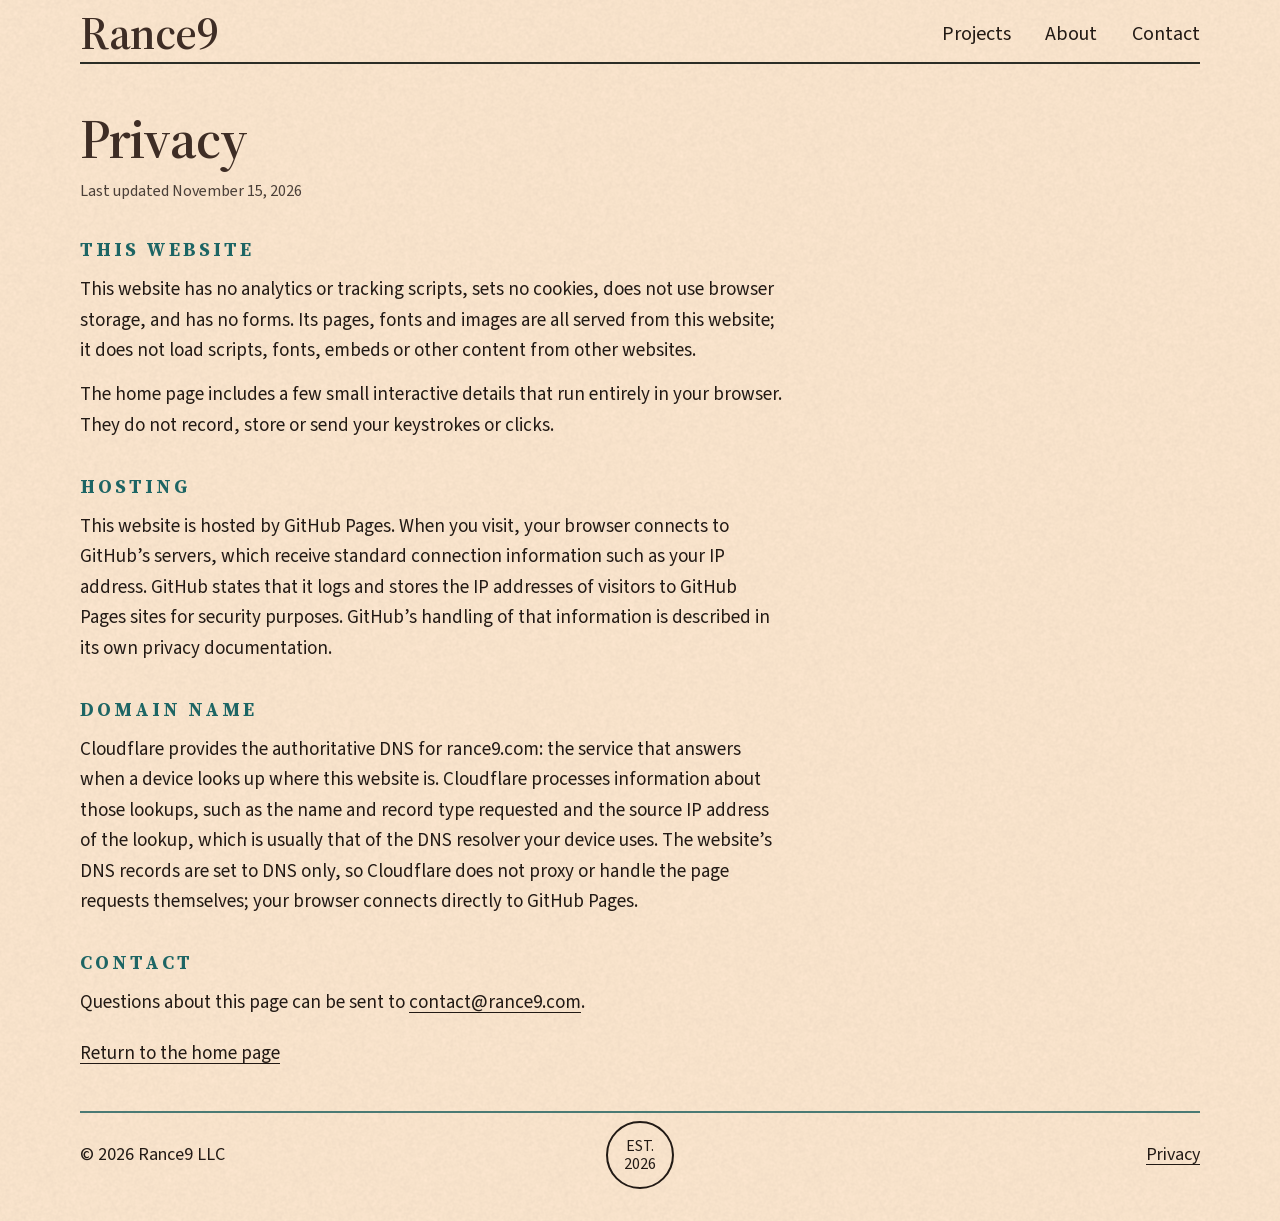
<file: privacy/index.html>
<!doctype html>
<html lang="en">
<head>
  <meta charset="utf-8">
  <meta name="viewport" content="width=device-width, initial-scale=1">
  <meta http-equiv="Content-Security-Policy" content="default-src 'none'; img-src 'self'; style-src 'self'; font-src 'self'; script-src 'none'; base-uri 'none'; form-action 'none'; object-src 'none'">
  <title>Privacy — Rance9</title>
  <meta name="description" content="Rance9 is my independent software studio. Make yourself at home.">
  <link rel="canonical" href="https://rance9.com/privacy/">
  <meta name="color-scheme" content="light">
  <meta name="theme-color" content="#F7E2CA">
  <meta property="og:type" content="website">
  <meta property="og:site_name" content="Rance9">
  <meta property="og:title" content="Rance9">
  <meta property="og:description" content="Rance9 is my independent software studio. Make yourself at home.">
  <meta property="og:url" content="https://rance9.com/privacy/">
  <meta property="og:image" content="https://rance9.com/assets/images/social-preview.png">
  <meta property="og:image:type" content="image/png">
  <meta property="og:image:width" content="1200">
  <meta property="og:image:height" content="630">
  <meta property="og:image:alt" content="The Rance9 name in a dark serif on cream paper, above a thin teal rule and the line: An independent software studio. Come on in.">
  <meta name="twitter:card" content="summary_large_image">
  <meta name="twitter:title" content="Rance9">
  <meta name="twitter:description" content="Rance9 is my independent software studio. Make yourself at home.">
  <meta name="twitter:image" content="https://rance9.com/assets/images/social-preview.png">
  <meta name="twitter:image:alt" content="The Rance9 name in a dark serif on cream paper, above a thin teal rule and the line: An independent software studio. Come on in.">
  <link rel="icon" href="../assets/icons/favicon.ico" sizes="16x16 32x32 48x48">
  <link rel="icon" href="../assets/icons/favicon.svg" type="image/svg+xml">
  <link rel="apple-touch-icon" href="../assets/icons/apple-touch-icon.png">
  <link rel="stylesheet" href="../assets/css/styles.css">
</head>
<body>
  <a class="skip-link" href="#main">Skip to content</a>

  <header class="site-header">
    <div class="wrap header-inner">
      <a class="wordmark" href="../">Rance9</a>
      <nav class="site-nav" aria-label="Main">
        <ul>
          <li><a href="../#projects">Projects</a></li>
          <li><a href="../#about">About</a></li>
          <li><a href="../#contact">Contact</a></li>
        </ul>
      </nav>
    </div>
  </header>

  <main id="main" tabindex="-1">
    <div class="wrap">
      <article class="privacy" aria-labelledby="privacy-title">
        <h1 class="page-title" id="privacy-title">Privacy</h1>
        <p class="updated">Last updated November 15, 2026</p>

        <h2>THIS WEBSITE</h2>
        <p>This website has no analytics or tracking scripts, sets no cookies, does not use browser storage, and has no forms. Its pages, fonts and images are all served from this website; it does not load scripts, fonts, embeds or other content from other websites.</p>
        <p>The home page includes a few small interactive details that run entirely in your browser. They do not record, store or send your keystrokes or clicks.</p>

        <h2>HOSTING</h2>
        <p>This website is hosted by GitHub Pages. When you visit, your browser connects to GitHub’s servers, which receive standard connection information such as your IP address. GitHub states that it logs and stores the IP addresses of visitors to GitHub Pages sites for security purposes. GitHub’s handling of that information is described in its own privacy documentation.</p>

        <h2>DOMAIN NAME</h2>
        <p>Cloudflare provides the authoritative DNS for rance9.com: the service that answers when a device looks up where this website is. Cloudflare processes information about those lookups, such as the name and record type requested and the source IP address of the lookup, which is usually that of the DNS resolver your device uses. The website’s DNS records are set to DNS only, so Cloudflare does not proxy or handle the page requests themselves; your browser connects directly to GitHub Pages.</p>

        <h2>CONTACT</h2>
        <p>Questions about this page can be sent to <a href="mailto:contact@rance9.com">contact@rance9.com</a>.</p>

        <p><a class="home-link" href="../">Return to the home page</a></p>
      </article>
    </div>
  </main>

  <footer class="site-footer">
    <div class="wrap footer-inner">
      <p class="copyright">© 2026 Rance9 LLC</p>
      <div class="stamp-wrap">
        <p class="stamp"><span aria-hidden="true">EST.<br>2026</span><span class="visually-hidden">Established 2026</span></p>
      </div>
      <p class="footer-link"><a href="./" aria-current="page">Privacy</a></p>
    </div>
  </footer>
</body>
</html>
</file>
<file: assets/css/styles.css>
/* Rance9 — site styles. Fonts are self-hosted; see assets/fonts for licences. */

@font-face {
  font-family: "Source Serif 4 Display";
  font-style: normal;
  font-weight: 600;
  font-display: swap;
  src: url("../fonts/SourceSerif4Display-Semibold.woff2") format("woff2");
}
@font-face {
  font-family: "Source Serif 4";
  font-style: normal;
  font-weight: 700;
  font-display: swap;
  src: url("../fonts/SourceSerif4-Bold.woff2") format("woff2");
}
@font-face {
  font-family: "Source Sans 3";
  font-style: normal;
  font-weight: 400;
  font-display: swap;
  src: url("../fonts/SourceSans3-Regular.woff2") format("woff2");
}
@font-face {
  font-family: "Source Code Pro";
  font-style: normal;
  font-weight: 700;
  font-display: swap;
  src: url("../fonts/SourceCodePro-Bold.woff2") format("woff2");
}
@font-face {
  font-family: "Press Start 2P";
  font-style: normal;
  font-weight: 400;
  font-display: swap;
  src: url("../fonts/PressStart2P-Regular.ttf") format("truetype");
}
@font-face {
  font-family: "Space Grotesk";
  font-style: normal;
  font-weight: 700;
  font-display: swap;
  src: url("../fonts/SpaceGrotesk-Bold.woff2") format("woff2");
}

:root {
  --paper: #F7E2CA;
  --ink: #221A15;
  --ink-brown: #3E2D25;
  --rule-dark: #2B2D26;
  --teal: #1D6564;
  --teal-rule: #4A7A74;
  --card: #181D24;
  --card-text: #FFFFFF;
  --card-soft: #EEEFF1;
  --card-rule: rgba(255, 255, 255, 0.82);
  --studio-red: #D63B32;
  --label-bg: #F7E5D0;
  --focus: #1D6564;
  --glow: #FFF4D6;
  --tbm-gold: #F5A623;
  --he-silver: #C3C9D2;

  --serif-display: "Source Serif 4 Display", "Source Serif 4", Georgia, "Times New Roman", serif;
  --serif: "Source Serif 4", Georgia, "Times New Roman", serif;
  --sans: "Source Sans 3", "Segoe UI", system-ui, -apple-system, "Helvetica Neue", Arial, sans-serif;
  --mono: "Source Code Pro", ui-monospace, Consolas, "Courier New", monospace;
  --pixel: "Press Start 2P", ui-monospace, monospace;
  --grotesk: "Space Grotesk", "Segoe UI", system-ui, -apple-system, Arial, sans-serif;
  --georgia: Georgia, "Source Serif 4", "Times New Roman", serif;

  --max: 1120px;
  --gutter: clamp(16px, 5vw, 40px);
}

*,
*::before,
*::after { box-sizing: border-box; }

[hidden] { display: none !important; }

html {
  -webkit-text-size-adjust: 100%;
  text-size-adjust: 100%;
}

body {
  margin: 0;
  background: var(--paper) url("../images/paper.webp") repeat;
  color: var(--ink);
  font-family: var(--sans);
  font-size: 1.125rem;
  line-height: 1.55;
  text-rendering: optimizeLegibility;
}

img,
svg { display: block; max-width: 100%; }

h1, h2, h3, p { margin: 0; }

a { color: inherit; }

:focus-visible {
  outline: 3px solid var(--focus);
  outline-offset: 3px;
  border-radius: 2px;
}
main:focus { outline: none; }

.visually-hidden {
  position: absolute !important;
  width: 1px;
  height: 1px;
  margin: -1px;
  padding: 0;
  overflow: hidden;
  clip: rect(0 0 0 0);
  clip-path: inset(50%);
  white-space: nowrap;
  border: 0;
}

.skip-link {
  position: absolute;
  left: var(--gutter);
  top: -200px;
  z-index: 10;
  padding: 0.6rem 1rem;
  background: var(--ink);
  color: var(--paper);
  font-weight: 400;
  text-decoration: none;
}
.skip-link:focus { top: 0.75rem; outline-color: var(--paper); outline-offset: 2px; }

.wrap {
  width: 100%;
  max-width: calc(var(--max) + 2 * var(--gutter));
  margin-inline: auto;
  padding-inline: var(--gutter);
}

/* Header ---------------------------------------------------------------- */

.header-inner {
  display: flex;
  flex-wrap: wrap;
  align-items: center;
  justify-content: space-between;
  column-gap: 1.5rem;
  padding-top: 0.5rem;
  padding-bottom: 0.35rem;
  position: relative;
}
.header-inner::after {
  content: "";
  position: absolute;
  left: var(--gutter);
  right: var(--gutter);
  bottom: 0;
  border-bottom: 2px solid var(--rule-dark);
}

.wordmark {
  font-family: var(--serif-display);
  font-weight: 600;
  font-size: clamp(2.125rem, 1.6rem + 1.6vw, 2.875rem);
  line-height: 1.1;
  letter-spacing: -0.01em;
  color: var(--ink-brown);
  text-decoration: none;
  display: inline-flex;
  align-items: center;
  min-height: 44px;
}

.site-nav ul {
  list-style: none;
  margin: 0;
  padding: 0;
  display: flex;
  flex-wrap: wrap;
  column-gap: clamp(0.25rem, 1.2vw, 1rem);
  margin-right: -0.6rem;
}
.site-nav a {
  display: inline-flex;
  align-items: center;
  min-height: 44px;
  padding: 0 0.6rem;
  font-size: 1.25rem;
  color: var(--ink);
  text-decoration: none;
  text-underline-offset: 0.25em;
  text-decoration-thickness: 1px;
}
.site-nav a:hover { text-decoration-line: underline; }

/* Intro ----------------------------------------------------------------- */

.intro {
  padding-top: clamp(1.75rem, 1rem + 2.5vw, 2.75rem);
  text-align: center;
}

.intro h1 {
  font-family: var(--serif-display);
  font-weight: 600;
  font-size: clamp(2.125rem, 1.15rem + 4.15vw, 4.375rem);
  line-height: 1.06;
  letter-spacing: -0.018em;
  color: var(--ink-brown);
  max-width: 11.4em;
  margin-inline: auto;
  text-wrap: pretty;
}

.lede {
  margin-top: clamp(0.75rem, 0.5rem + 0.8vw, 1.15rem);
  font-size: clamp(1.25rem, 1rem + 0.9vw, 1.6875rem);
  line-height: 1.35;
  color: var(--ink);
  text-wrap: balance;
}

.hero {
  position: relative;
  margin-top: clamp(1.5rem, 1rem + 1.8vw, 2.25rem);
}
.hero img {
  width: 100%;
  height: auto;
}

/* Lights out: the lamp darkens the room; the TV keeps glowing and
   glow-in-the-dark stars (and a hint) appear on the wall. */
.room-dark {
  position: absolute;
  inset: 0;
  width: 100%;
  height: 100%;
  max-width: none;
  pointer-events: none;
  opacity: 0;
  transition: opacity 0.45s ease;
}
.hero.is-dark .room-dark { opacity: 1; }
.room-dark .rd-glow { fill: #DDFFB8; }

/* The glow-in-the-dark hint under the picture: the keyboard code on
   computers, the swipe version on touch screens. HTML (not SVG) so it never
   shrinks below a readable size on phones. */
.rd-hint {
  position: absolute;
  left: 48%;
  top: 28%;
  transform: translateX(-50%);
  margin: 0;
  white-space: nowrap;
  font-family: var(--sans);
  font-size: clamp(9px, 1.05vw, 13px);
  line-height: 1.2;
  letter-spacing: 0.12em;
  color: #DDFFB8;
  text-shadow: 0 0 4px rgba(190, 255, 150, 0.9), 0 0 10px rgba(160, 255, 120, 0.6);
  pointer-events: none;
  opacity: 0;
  transition: opacity 0.45s ease;
}
.hero.is-dark .rd-hint { opacity: 1; }

/* In the dark, the lamp's switch glows so it is obvious how to turn the
   lights back on (the whole lamp stays clickable). Socket at (303, 258). */
.rd-switch {
  position: absolute;
  left: 23.672%;
  top: 35.833%;
  width: clamp(7px, 0.9%, 12px);
  aspect-ratio: 1 / 1;
  border-radius: 50%;
  transform: translate(-50%, -50%);
  background: #FFE7A3;
  box-shadow: 0 0 4px 2px rgba(255, 214, 120, 0.95), 0 0 14px 6px rgba(255, 196, 80, 0.5);
  pointer-events: none;
  opacity: 0;
  transition: opacity 0.45s ease;
}
.hero.is-dark .rd-switch {
  opacity: 1;
  animation: rd-switch-pulse 2.4s ease-in-out infinite;
}
@keyframes rd-switch-pulse {
  50% { box-shadow: 0 0 6px 3px rgba(255, 214, 120, 1), 0 0 24px 11px rgba(255, 196, 80, 0.6); }
}
.rd-hint-touch { display: none; }
@media (hover: none) and (pointer: coarse) {
  .rd-hint-keys { display: none; }
  .rd-hint-touch { display: inline; }
  /* With the lights out, swipes on the picture enter the code instead of scrolling. */
  .hero.is-dark { touch-action: none; }
}

/* Cartridge Catch: the TV screen zooms up into a small game. Position and
   size are set by the script (custom properties) so the screen grows out of
   the TV and stays on the page. */
.tv-game {
  position: absolute;
  z-index: 5;
  left: var(--game-x, 62.656%);
  top: var(--game-y, 17.917%);
  width: var(--game-w, 13.359%);
  height: var(--game-h, 19.306%);
  border-radius: 6% / 7.5%;
  overflow: hidden;
  background: #181D24;
  box-shadow: 0 0 0 3px #2B2D26, 0 12px 32px rgba(0, 0, 0, 0.45);
  touch-action: none;
  -webkit-user-select: none;
  user-select: none;
  transition: left 0.35s ease, top 0.35s ease, width 0.35s ease, height 0.35s ease;
}
.tv-game:focus { outline: none; }
.hero.is-dark .tv-game { box-shadow: 0 0 0 3px #2B2D26, 0 0 48px rgba(143, 184, 255, 0.45); }
.tv-game-screen {
  display: block;
  width: 100%;
  height: 100%;
  image-rendering: pixelated;
  cursor: pointer;
}
/* Keep the mouse pointer visible while playing (the console follows it). */
.tv-game[data-state="play"] .tv-game-screen { cursor: default; }
.tv-game-close {
  position: absolute;
  top: 6px;
  right: 6px;
  width: 32px;
  height: 32px;
  padding: 0;
  display: flex;
  align-items: center;
  justify-content: center;
  border: 2px solid var(--paper);
  border-radius: 50%;
  background: rgba(24, 29, 36, 0.85);
  color: var(--paper);
  font: 700 1.25rem/1 var(--sans);
  cursor: pointer;
}
.tv-game-close:focus-visible { outline: 3px solid var(--paper); outline-offset: 2px; }

/* Behind the game screen and the hunt's cards: the rest of the page is
   blurred and dimmed so they stand apart from the project cards below. */
.play-backdrop {
  position: fixed;
  inset: 0;
  z-index: 3;
  background: rgba(34, 26, 21, 0.4);
  -webkit-backdrop-filter: blur(10px);
  backdrop-filter: blur(10px);
  cursor: default;
}

/* Dust Bunny Hunt (secret): the whole picture is the playfield. */
.bunny-hunt {
  position: absolute;
  inset: 0;
  z-index: 4;
  cursor: default;
  -webkit-user-select: none;
  user-select: none;
  touch-action: manipulation;
}
.bunny-hunt:focus { outline: none; }
.hunt-hud {
  position: absolute;
  top: 8px;
  left: 50%;
  transform: translateX(-50%);
  display: flex;
  gap: 1.25em;
  margin: 0;
  padding: 0.6em 1em;
  border-radius: 8px;
  background: rgba(24, 29, 36, 0.88);
  color: var(--paper);
  font: 8px/1 var(--pixel);
  white-space: nowrap;
}
.hunt-hud b { color: var(--tbm-gold); font-weight: 400; }
@media (min-width: 560px) { .hunt-hud { font-size: 16px; } }
.hunt-field { position: absolute; inset: 0; }
.hunt-bunny {
  position: absolute;
  width: clamp(30px, 4.4%, 56px);
  padding: 10px; /* a 44 px+ tap target even when the bunny is small */
  box-sizing: content-box;
  border: 0;
  border-radius: 8px;
  background: none;
  transform: translate(-50%, calc(-100% + 10px));
  cursor: pointer;
}
.hunt-bunny svg {
  display: block;
  width: 100%;
  height: auto;
  transform-origin: 50% 100%;
  animation: hunt-pop 0.18s ease-out, hunt-wiggle 0.5s ease-in-out 0.18s infinite alternate;
}
.hunt-bunny.is-leaving svg { animation: hunt-hide 0.15s ease-in forwards; }
.hunt-bunny:focus-visible { outline: 3px solid var(--paper); outline-offset: 0; }
.hunt-poof {
  position: absolute;
  width: 0;
  height: 0;
  pointer-events: none;
}
.hunt-poof i {
  position: absolute;
  left: -2px;
  top: -2px;
  width: 4px;
  height: 4px;
  background: #A49F99;
  animation: hunt-puff 0.5s ease-out forwards;
}
.hunt-poof b {
  position: absolute;
  left: 0;
  top: -1.5em;
  transform: translateX(-50%);
  color: var(--tbm-gold);
  font: 400 16px/1 var(--pixel);
  text-shadow: 0 2px 0 #181D24;
  animation: hunt-rise 0.6s ease-out forwards;
}
.hunt-card {
  position: absolute;
  left: 50%;
  top: 50%;
  transform: translate(-50%, -50%);
  width: min(26rem, calc(100vw - 32px));
  padding: 1.5rem 1.25rem 1.25rem;
  border-radius: 14px;
  background: var(--card);
  color: var(--card-text);
  text-align: center;
  box-shadow: 0 18px 48px rgba(0, 0, 0, 0.4);
}
.hunt-kicker { font: 8px/1.5 var(--pixel); letter-spacing: 0.1em; color: var(--tbm-gold); }
.hunt-title { margin-top: 0.6rem; font: 16px/1.4 var(--pixel); color: var(--paper); }
.hunt-text { margin-top: 0.75rem; font-size: 1.0625rem; line-height: 1.45; color: var(--card-soft); }
.hunt-button {
  display: inline-flex;
  align-items: center;
  justify-content: center;
  min-height: 44px;
  margin-top: 1rem;
  padding: 0.3rem 2.2rem;
  border: 2px solid var(--card-text);
  border-radius: 999px;
  background: transparent;
  color: var(--card-text);
  font: 400 1.1875rem/1.2 var(--sans);
  cursor: pointer;
}
.hunt-button:hover { background: var(--card-text); color: var(--card); }
.hunt-button:focus-visible { outline: 3px solid var(--paper); outline-offset: 3px; }
@keyframes hunt-pop { from { transform: scale(0.2, 0); } to { transform: none; } }
@keyframes hunt-wiggle { from { transform: rotate(-5deg); } to { transform: rotate(5deg); } }
@keyframes hunt-hide { to { transform: scale(0.2, 0); } }
@keyframes hunt-puff { to { transform: translate(var(--dx), var(--dy)); opacity: 0; } }
@keyframes hunt-rise { to { transform: translate(-50%, -1.2em); opacity: 0; } }

/* Memory Lane (the book on the middle shelf): an open book of cards. */
.memory {
  position: absolute;
  left: 50%;
  top: 50%;
  z-index: 5;
  width: min(30rem, calc(100vw - 32px));
  transform: translate(-50%, -50%);
}
.memory:focus { outline: none; }
.memory-book {
  position: relative;
  padding: 0.9rem 1rem 1.1rem;
  border-radius: 10px;
  background: #FBF1E3;
  color: var(--ink);
  box-shadow: 0 0 0 4px #3E2D25, 0 18px 48px rgba(0, 0, 0, 0.4);
}
.memory-head {
  display: flex;
  align-items: center;
  justify-content: space-between;
  gap: 1rem;
  margin: 0 2.5rem 0.8rem 0;
  font: 8px/1.4 var(--pixel);
  color: var(--ink-brown);
}
.memory-title { font-size: 16px; }
.memory-moves b { color: var(--teal); font-weight: 400; }
@media (max-width: 419px) { .memory-title { font-size: 8px; } }
.memory-pages {
  position: relative;
  display: grid;
  grid-template-columns: 1fr 1fr;
  gap: 1.25rem;
}
.memory-pages::before { /* The book's spine. */
  content: "";
  position: absolute;
  top: -0.3rem;
  bottom: -0.3rem;
  left: 50%;
  width: 2px;
  transform: translateX(-50%);
  background: #D9C4A8;
  box-shadow: 0 0 10px 4px rgba(120, 90, 60, 0.18);
}
.memory-page {
  display: grid;
  grid-template-columns: 1fr 1fr;
  gap: 0.45rem;
}
.memory-card {
  aspect-ratio: 1 / 1;
  padding: 0;
  border: 0;
  border-radius: 8px;
  background: none;
  perspective: 600px;
  cursor: pointer;
}
.memory-card.is-matched { cursor: default; }
.memory-card-inner {
  position: relative;
  display: block;
  width: 100%;
  height: 100%;
  transform-style: preserve-3d;
  transition: transform 0.3s ease;
}
.memory-card.is-up .memory-card-inner,
.memory-card.is-matched .memory-card-inner { transform: rotateY(180deg); }
.memory-card-back,
.memory-card-face {
  position: absolute;
  inset: 0;
  display: flex;
  align-items: center;
  justify-content: center;
  border-radius: 8px;
  -webkit-backface-visibility: hidden;
  backface-visibility: hidden;
}
.memory-card-back {
  background: #2B6E69 repeating-linear-gradient(45deg, rgba(255, 255, 255, 0.09) 0 6px, rgba(255, 255, 255, 0) 6px 12px);
  box-shadow: inset 0 0 0 3px #1D4F4B;
}
.memory-card-face {
  transform: rotateY(180deg);
  background: #FFFFFF;
  box-shadow: inset 0 0 0 2px #2B2D26;
}
.memory-card-face svg { display: block; width: 64%; height: auto; }
.memory-card.is-matched .memory-card-face { box-shadow: inset 0 0 0 3px var(--tbm-gold); }
.memory-card:focus-visible { outline: 3px solid var(--teal); outline-offset: 2px; }
.memory-done {
  position: absolute;
  inset: 0;
  display: flex;
  flex-direction: column;
  align-items: center;
  justify-content: center;
  padding: 1.25rem;
  border-radius: 10px;
  background: rgba(24, 29, 36, 0.92);
  color: var(--card-text);
  text-align: center;
}
.memory .tv-game-close { top: 8px; right: 8px; }

/* Product pop-up from the yearbook and the console: the product's own look,
   a short blurb, its release, and a pill that opens the site in a new tab. */
.product-modal {
  border: 0;
  padding: 0;
  border-radius: 16px;
  width: min(25rem, calc(100vw - 2 * var(--gutter)));
  background: var(--card);
  color: var(--card-text);
  box-shadow: 0 18px 48px rgba(0, 0, 0, 0.35);
}
.product-modal::backdrop {
  background: rgba(34, 26, 21, 0.4);
  -webkit-backdrop-filter: blur(10px);
  backdrop-filter: blur(10px);
  cursor: default;
}
.product-modal-body {
  position: relative;
  padding: 2.25rem 1.5rem 1.6rem;
  text-align: center;
}
.product-modal .product-name { font-size: 24px; }
.product-modal .product-name--he {
  font-family: var(--georgia);
  font-weight: 700;
  font-size: 2rem;
  line-height: 1.05;
  letter-spacing: 0.06em;
}
.product-modal .product-tagline { margin-top: 0.75rem; }
.product-modal-blurb { margin-top: 0.6rem; font-size: 1.125rem; line-height: 1.45; color: var(--card-soft); }
.product-modal .product-release { margin-top: 0.9rem; }
.pill {
  display: inline-flex;
  align-items: center;
  justify-content: center;
  gap: 0.5em;
  min-height: 44px;
  margin-top: 1.25rem;
  padding: 0.55rem 1.6rem;
  border-radius: 999px;
  text-decoration: none;
}
.pill::after { content: "↗"; font-family: var(--sans); font-size: 1.1em; }
.pill:focus-visible { outline: 3px solid var(--paper); outline-offset: 3px; }
.product-modal .pill { display: flex; width: fit-content; margin-inline: auto; }
.product-modal[data-theme="ccs"] .pill {
  background: var(--studio-red);
  color: #FFFFFF;
  font: 400 16px/1 var(--pixel);
  box-shadow: 0 4px 0 #8E1F19;
}
.product-modal[data-theme="ccs"] .pill:active { transform: translateY(2px); box-shadow: 0 2px 0 #8E1F19; }
.product-modal[data-theme="he"] .pill {
  background: var(--he-silver);
  color: #0B0D10;
  font: 700 1.1875rem/1 var(--georgia);
  letter-spacing: 0.04em;
}
.product-modal .pill:hover { filter: brightness(1.08); }
.product-modal .tv-game-close { top: 10px; right: 10px; }

/* A quiet hint, caption-style, that the picture is worth exploring. */
.hero-caption {
  margin-top: 0.7rem;
  font-size: 1rem;
  line-height: 1.4;
  letter-spacing: 0.01em;
  color: #5B4A3F;
  text-wrap: balance;
}
.hero-caption-icon {
  display: inline-block;
  margin-right: 0.45em;
  vertical-align: -0.02em;
  color: var(--teal);
}

/* Illustration hotspots: clickable objects drawn over the hero image in the
   image's own 1280 x 720 coordinate space, so they scale with it. */
.hotspots {
  position: absolute;
  inset: 0;
  width: 100%;
  height: 100%;
  max-width: none;
  overflow: visible;
  pointer-events: none;
}
.hotspot { cursor: pointer; }
.hotspot:focus-visible { outline: none; }
.hotspot use {
  fill: var(--glow);
  fill-opacity: 0;
  stroke: none;
}
.hotspot .hs-shape { pointer-events: fill; }
.hotspot .hs-halo { fill: none; pointer-events: none; }
/* A wider, invisible tap area for thin objects such as a book spine. */
.hotspot .hs-hit { pointer-events: fill; }

@media (hover: hover) {
  /* Overlay blending warms the object up like a light coming on while keeping its detail. */
  .hotspot:hover .hs-shape {
    fill-opacity: 0.55;
    mix-blend-mode: overlay;
    stroke: var(--glow);
    stroke-opacity: 0.9;
    stroke-width: 1.5px;
    filter: url(#hotspot-glow);
    animation: hotspot-flicker 0.6s linear;
  }
}

/* Keyboard focus: a dark ring inside a light ring, visible on any part of the picture. */
.hotspot:focus-visible .hs-halo { stroke: var(--glow); stroke-width: 7px; }
.hotspot:focus-visible .hs-shape {
  fill-opacity: 0.22;
  mix-blend-mode: normal;
  filter: none;
  stroke: var(--ink);
  stroke-opacity: 1;
  stroke-width: 3px;
}

/* TV "commercial": shown on the screen for a few seconds after the TV is
   chosen. The box matches the screen glass at (802, 129)-(973, 268). */
.tv-ad {
  position: absolute;
  left: 62.656%;
  top: 17.917%;
  width: 13.359%;
  height: 19.306%;
  border-radius: 8.2% / 10.1%;
  overflow: hidden;
  container-type: size;
  display: flex;
  flex-direction: column;
  align-items: center;
  justify-content: center;
  text-align: center;
  color: #F1F5F9;
  background:
    repeating-linear-gradient(to bottom, rgba(0, 0, 0, 0) 0 2px, rgba(0, 0, 0, 0.22) 2px 3px),
    radial-gradient(ellipse at 50% 45%, #1E2235 0%, #0A0C12 75%);
  box-shadow: inset 0 0 clamp(3px, 1vw, 14px) rgba(0, 0, 0, 0.75);
  pointer-events: none;
  transform-origin: 50% 50%;
  animation: tv-ad 4.5s linear both;
}
/* On smaller screens the TV is tiny, so the commercial zooms out from it
   (staying inside the picture) to keep the text readable. */
@media (max-width: 1023px) { .tv-ad { transform: scale(1.6); } }
@media (max-width: 559px) { .tv-ad { transform: scale(2.6); } }
/* Sizes are relative to the screen box (container query units). */
.tv-ad-title {
  max-width: 90%;
  font-family: var(--grotesk);
  font-weight: 700;
  font-size: 12cqw;
  line-height: 1.05;
  color: var(--tbm-gold);
  text-shadow: 0 0 0.35em rgba(245, 166, 35, 0.45);
}
.tv-ad-release {
  max-width: 90%;
  margin-top: 5cqh;
  font-family: var(--mono);
  font-weight: 700;
  font-size: 9cqw;
  line-height: 1.2;
  letter-spacing: 0.05em;
  text-transform: uppercase;
}
/* Switch on with a flash, hold, then fade back to the picture. */
@keyframes tv-ad {
  0% { opacity: 0; filter: brightness(3); }
  4% { opacity: 1; filter: brightness(2.2); }
  8% { filter: brightness(1); }
  90% { opacity: 1; }
  100% { opacity: 0; }
}

/* A brief flicker, like an old bulb or tube warming up. */
@keyframes hotspot-flicker {
  0% { opacity: 0; }
  15% { opacity: 1; }
  25% { opacity: 0.25; }
  40% { opacity: 0.9; }
  55% { opacity: 0.45; }
  100% { opacity: 1; }
}

/* Sections -------------------------------------------------------------- */

.section {
  border-top: 2px solid var(--teal-rule);
  padding-top: 1.35rem;
  padding-bottom: 2.25rem;
}
.intro + .section {
  margin-top: clamp(1.75rem, 1.25rem + 1.5vw, 2.25rem);
}

.section-label {
  font-family: var(--serif);
  font-weight: 700;
  font-size: 1.1875rem;
  line-height: 1.2;
  letter-spacing: 0.16em;
  color: var(--teal);
  margin-bottom: 1rem;
}

.body-copy {
  font-size: 1.25rem;
  line-height: 1.6;
}

.contact-line { font-size: 1.375rem; line-height: 1.3; }
.email {
  display: inline-flex;
  align-items: center;
  min-height: 44px;
  color: var(--ink);
  text-decoration-line: underline;
  text-decoration-color: rgba(29, 101, 100, 0.55);
  text-decoration-thickness: 1px;
  text-underline-offset: 0.25em;
  overflow-wrap: anywhere;
}
.email:hover { text-decoration-color: currentColor; }

/* Product card ---------------------------------------------------------- */

.product-card {
  display: grid;
  grid-template-columns: 1fr 1fr;
  align-items: center;
  background: var(--card);
  color: var(--card-text);
  border-radius: 16px;
  padding: 1.5rem 2rem;
  margin-bottom: 0.25rem;
}
.product-card + .product-card { margin-top: 1.25rem; }

.product-id {
  text-align: center;
  padding-right: 2rem;
}

.product-name {
  font-family: var(--pixel);
  font-weight: 400;
  font-size: 32px; /* Press Start 2P is drawn on an 8 px grid: keep multiples of 8. */
  line-height: 1.15;
  letter-spacing: 0;
}
.product-name span { display: block; }
.product-name-top { color: var(--card-text); }
.product-name-bottom {
  color: var(--studio-red);
  margin-top: 0.1em;
  /* One font pixel (1/8 em) of tracking keeps the grid crisp; the negative
     margin cancels the trailing space so the word stays centred. */
  letter-spacing: 0.125em;
  margin-right: -0.125em;
}

/* Each product name follows its own brand: The Big Move (Space Grotesk, gold),
   Hallway Echoes (Georgia, silver). */
.product-card .product-name--tbm {
  font-family: var(--grotesk);
  font-weight: 700;
  font-size: 2.75rem;
  line-height: 1;
  letter-spacing: 0;
}
.product-name--tbm .product-name-bottom {
  color: var(--tbm-gold);
  letter-spacing: 0;
  margin-right: 0;
}
.product-card .product-name--he {
  font-family: var(--georgia);
  font-weight: 700;
  font-size: 2.5rem;
  line-height: 1.05;
  letter-spacing: 0.06em;
}
.product-name--he span { margin-right: -0.06em; }
.product-name--he .product-name-bottom {
  color: var(--he-silver);
  letter-spacing: 0.06em;
}

.product-tagline {
  margin-top: 0.6rem;
  font-size: 1.3125rem;
  line-height: 1.3;
  color: var(--card-text);
}

.product-release {
  display: inline-block;
  margin-top: 0.6rem;
  padding: 0.3rem 1.6rem;
  background: var(--label-bg);
  color: #111111;
  font-family: var(--mono);
  font-weight: 700;
  font-size: 1.0625rem;
  line-height: 1.4;
  letter-spacing: 0.01em;
}

.product-info {
  align-self: stretch;
  display: flex;
  flex-direction: column;
  justify-content: center;
  align-items: flex-start;
  border-left: 1px solid var(--card-rule);
  padding: 0.5rem 0 0.5rem 2.5rem;
}

.product-description {
  font-size: 1.3125rem;
  line-height: 1.45;
  color: var(--card-soft);
  max-width: 20em;
}

.button {
  display: inline-flex;
  align-items: center;
  justify-content: center;
  min-height: 44px;
  margin-top: 1.25rem;
  padding: 0.3rem 2.4rem;
  border: 2px solid var(--card-text);
  border-radius: 7px;
  color: var(--card-text);
  font-size: 1.3125rem;
  line-height: 1.2;
  text-decoration: none;
}
.button:hover {
  background: var(--card-text);
  color: var(--card);
}
.product-card :focus-visible { outline-color: var(--paper); }

/* Footer ---------------------------------------------------------------- */

.footer-inner {
  display: grid;
  grid-template-columns: 1fr auto 1fr;
  align-items: center;
  column-gap: 1rem;
  padding-top: 0.6rem;
  padding-bottom: 2rem;
  position: relative;
}
.footer-inner::before {
  content: "";
  position: absolute;
  top: 0;
  left: var(--gutter);
  right: var(--gutter);
  border-top: 2px solid var(--teal-rule);
}

.copyright { font-size: 1.125rem; }

.stamp-wrap { position: relative; }
.stamp {
  width: 4.25rem;
  height: 4.25rem;
  border: 2px solid var(--ink);
  border-radius: 50%;
  display: flex;
  align-items: center;
  justify-content: center;
  text-align: center;
  font-size: 1rem;
  line-height: 1.1;
}

.footer-link { justify-self: end; font-size: 1.125rem; }
.footer-link a {
  display: inline-flex;
  align-items: center;
  min-height: 44px;
  padding-inline: 0.25rem;
  margin-right: -0.25rem;
  text-underline-offset: 0.2em;
  text-decoration-thickness: 1px;
}

/* Privacy page ---------------------------------------------------------- */

.page-title {
  font-family: var(--serif-display);
  font-weight: 600;
  font-size: clamp(2.125rem, 1.5rem + 2.6vw, 3.5rem);
  line-height: 1.1;
  letter-spacing: -0.015em;
  color: var(--ink-brown);
}
.privacy {
  padding-top: clamp(1.75rem, 1rem + 2.5vw, 2.75rem);
  padding-bottom: 2.25rem;
  max-width: 44rem;
}
.privacy .updated {
  margin-top: 0.5rem;
  font-size: 1rem;
  color: #4A3F38;
}
.privacy h2 {
  font-family: var(--serif);
  font-weight: 700;
  font-size: 1.1875rem;
  letter-spacing: 0.16em;
  color: var(--teal);
  margin-top: 2rem;
  margin-bottom: 0.6rem;
}
.privacy p { font-size: 1.1875rem; line-height: 1.6; }
.privacy p + p { margin-top: 0.85rem; }
.privacy a {
  text-decoration-thickness: 1px;
  text-underline-offset: 0.2em;
  overflow-wrap: anywhere;
}
.privacy .home-link {
  display: inline-flex;
  align-items: center;
  min-height: 44px;
}

/* Responsive ------------------------------------------------------------ */

@media (max-width: 1023px) {
  .product-name { font-size: 24px; }
  .product-card .product-name--tbm { font-size: 2.25rem; }
  .product-card .product-name--he { font-size: 2rem; }
  .product-id { padding-right: 1.5rem; }
  .product-info { padding-left: 1.75rem; }
  .product-card { padding: 1.5rem; }
}

@media (max-width: 679px) {
  .product-card {
    grid-template-columns: 1fr;
    padding: 1.5rem 1.25rem 1.75rem;
  }
  .product-id { padding-right: 0; }
  .product-info {
    align-items: center;
    text-align: center;
    border-left: 0;
    border-top: 1px solid var(--card-rule);
    margin-top: 1.4rem;
    padding: 1.4rem 0 0;
  }
  .product-description { font-size: 1.1875rem; }
  .product-release { padding-inline: 1rem; font-size: 1rem; }
  .button { margin-top: 1.1rem; }
  .body-copy { font-size: 1.1875rem; }
}

@media (max-width: 559px) {
  .header-inner {
    flex-direction: column;
    align-items: flex-start;
    padding-top: 0.6rem;
    padding-bottom: 0.25rem;
  }
  .site-nav ul { margin-left: -0.6rem; margin-right: 0; }
  .site-nav a { font-size: 1.1875rem; }

  .footer-inner {
    grid-template-columns: 1fr auto;
    grid-template-areas:
      "stamp stamp"
      "copy link";
    row-gap: 0.5rem;
    padding-top: 1.1rem;
  }
  .stamp-wrap { grid-area: stamp; justify-self: center; }
  .copyright { grid-area: copy; }
  .footer-link { grid-area: link; }
}

@media (max-width: 379px) {
  .product-card { padding-inline: 0.75rem; }
}

@media (max-width: 359px) {
  .copyright, .footer-link { font-size: 1rem; }
  /* "CLASSIC CART" needs 12 x 24 px; step down one 8 px grid size to stay on one line. */
  .product-name { font-size: 16px; }
  .product-card .product-name--tbm { font-size: 2rem; }
  .product-card .product-name--he { font-size: 1.75rem; }
}

@media (prefers-reduced-motion: reduce) {
  *, *::before, *::after {
    animation: none !important;
    transition: none !important;
    scroll-behavior: auto !important;
  }
}

/* Projects: four cards on a shared grid. On wide screens the cards sit two
   per row and share row tracks (subgrid), so every part of a card (title,
   tagline, release, divider, description, button) lines up with the same
   part of the card beside it, whatever the text lengths. */
#projects .projects-grid {
  display: grid;
  grid-template-columns: minmax(0, 1fr);
  gap: 1.25rem;
}

#projects .projects-grid > .product-card {
  min-width: 0;
  margin: 0;
}

/* NES Cart Concepts: the title wears its page's logo, lemon pixel letters
   with coral and sky-blue layered shadows. */
#projects .product-name--nc .product-name-top,
#projects .product-name--nc .product-name-bottom {
  color: #ccd278;
  text-shadow: 2px 2px 0 #ec6a64, 4px 4px 0 #4c9aec;
}
#projects .product-name--nc .product-name-bottom {
  letter-spacing: 0;
  margin-right: 0;
}

@media (max-width: 359px) {
  #projects .product-name--nc .product-name-top,
  #projects .product-name--nc .product-name-bottom {
    text-shadow: 1px 1px 0 #ec6a64, 2px 2px 0 #4c9aec;
  }
}

@media (min-width: 1024px) {
  #projects .projects-grid {
    grid-template-columns: repeat(2, minmax(0, 1fr));
  }

  #projects .projects-grid > .product-card {
    grid-row: span 5;
    grid-template-columns: minmax(0, 1fr);
    grid-template-rows: subgrid;
    row-gap: 0;
    align-items: start;
  }

  #projects .projects-grid > .product-card > .product-id {
    grid-row: 1 / span 3;
    display: grid;
    grid-template-rows: subgrid;
    row-gap: 0;
    justify-items: center;
    padding-right: 0;
  }

  #projects .projects-grid > .product-card > .product-info {
    grid-row: 4 / span 2;
    display: grid;
    grid-template-rows: subgrid;
    row-gap: 0;
    align-items: start;
    justify-items: center;
    text-align: center;
    border-left: 0;
    border-top: 1px solid var(--card-rule);
    margin-top: 1.4rem;
    padding: 1.4rem 0 0;
  }

  #projects .projects-grid .product-name {
    align-self: end;
  }
}
</file>
<file: assets/css/new-carts.css>
/* Layout: an arcade attract screen up top, a cartridge-select row, then five game ads (one big TV + three small TVs each), a spec panel, a scoreboard. */
@font-face{font-family:"Press Start 2P";src:url("/assets/fonts/new-carts/press-start-2p-latin-400-normal.woff2") format("woff2");font-display:swap}
@font-face{font-family:"VT323";src:url("/assets/fonts/new-carts/vt323-latin-400-normal.woff2") format("woff2");font-display:swap}
:root{
  color-scheme:dark;
  --ground:#0b0b16; --panel:#15152a; --line:#34345c; --text:#ecEEec; --dim:#b4b4d0;
  --gold:#d48820; --coral:#ec6a64; --mint:#98e2b4; --sky:#4c9aec; --violet:#b062ec; --lemon:#ccd278; --cream:#e4c490;
  --plastic:#9a9aa8; --plastic-dark:#5c5c6c; --black:#000;
  --display:"Press Start 2P","Courier New",monospace;
  --body:"VT323","Courier New",monospace;
  --wrap:1180px;
}
*{box-sizing:border-box}
html{scroll-behavior:smooth}
body{margin:0;background:var(--ground);color:var(--text);font-family:var(--body);font-size:1.5rem;line-height:1.25}
a{color:inherit}
a:focus-visible,button:focus-visible{outline:4px solid var(--lemon);outline-offset:4px}
.wrap{max-width:var(--wrap);margin:0 auto;padding-left:max(16px,env(safe-area-inset-left,0px));padding-right:max(16px,env(safe-area-inset-right,0px))}
h1,h2,h3{font-family:var(--display);font-weight:400;margin:0;text-wrap:balance;line-height:1.25}
p{margin:0}
ul{margin:0;padding:0;list-style:none}
.px{font-family:var(--display);font-size:.75rem;letter-spacing:.06em;line-height:1.7;text-transform:uppercase}

/* top bar, like a score line */
.hud{background:var(--black);border-bottom:4px solid var(--line)}
.hud .wrap{display:flex;flex-wrap:wrap;justify-content:space-between;gap:8px 24px;padding-block:12px}
.hud a{text-decoration:none;color:var(--lemon)}

/* attract screen */
.hero{background:
  radial-gradient(circle at 12% 22%,var(--text) 0 1.5px,transparent 2px),radial-gradient(circle at 78% 14%,var(--mint) 0 1.5px,transparent 2px),
  radial-gradient(circle at 34% 78%,var(--sky) 0 1.5px,transparent 2px),radial-gradient(circle at 91% 66%,var(--text) 0 1.5px,transparent 2px),
  radial-gradient(circle at 58% 42%,var(--coral) 0 1.5px,transparent 2px),var(--ground);
  background-size:340px 260px,420px 300px,380px 340px,300px 280px,460px 320px,auto;text-align:center}
.hero .wrap{display:flex;flex-direction:column;align-items:center;gap:26px;padding-block:64px 56px}
.hero .px{color:var(--mint)}
.hero h1{font-size:clamp(2.6rem,11vw,7.4rem);color:var(--lemon);text-shadow:.07em .07em 0 var(--coral),.14em .14em 0 var(--sky);letter-spacing:.02em}
.hero .sub{font-size:clamp(1.7rem,3.6vw,2.6rem);max-width:22ch}
.hero .brag{font-family:var(--display);font-size:clamp(.7rem,1.6vw,1rem);line-height:1.9;color:var(--cream)}
.ticker{background:var(--coral);color:var(--black);border-block:4px solid var(--black);overflow:hidden;white-space:nowrap}
.ticker div{display:inline-block;padding-block:10px;animation:slide 26s linear infinite}
.ticker span{display:inline-block;padding-inline:18px}
@keyframes slide{from{transform:translateX(0)}to{transform:translateX(-50%)}}

/* cartridge select */
.select{background:var(--panel);border-bottom:4px solid var(--black)}
.select .wrap{padding-block:44px 52px;display:flex;flex-direction:column;gap:28px}
.select h2{font-size:clamp(1rem,2.6vw,1.5rem);text-align:center;color:var(--text)}
.carts{display:flex;flex-direction:column;gap:16px;width:100%;max-width:820px;margin:0 auto}
.cart{display:grid;grid-template-columns:150px minmax(0,1fr) 40px;gap:18px;align-items:center;text-decoration:none;color:var(--black);background:var(--plastic);border:4px solid var(--black);border-radius:6px;padding:12px;box-shadow:6px 6px 0 var(--black);transition:transform .12s steps(2)}
.cart:hover,.cart:focus-visible{transform:translateX(10px);background:var(--lemon)}
.cart img{display:block;width:100%;aspect-ratio:4/3;height:auto;border:3px solid var(--black)}
.cart span{display:flex;flex-direction:column;gap:8px;min-width:0}
.cart b{font-family:var(--display);font-weight:400;font-size:clamp(.8rem,2.2vw,1.15rem);line-height:1.5}
.cart em{font-style:normal;font-size:1.3rem;line-height:1.1;color:#1c1c28}
.cart i{align-self:stretch;min-height:56px;background:repeating-linear-gradient(to bottom,var(--plastic-dark) 0 6px,transparent 6px 12px)}

/* one game = one ad */
.game{--bg:var(--ground);--fg:var(--text);--accent:var(--lemon);--accent2:var(--coral);--soft:var(--dim);background:var(--bg);color:var(--fg);border-bottom:4px solid var(--black);position:relative;overflow:hidden}
.game .wrap{display:flex;flex-direction:column;gap:30px;padding-block:68px 60px;position:relative}
.game h2{font-size:clamp(1.7rem,6.4vw,4.2rem);color:var(--accent);text-shadow:.06em .06em 0 var(--black),.12em .12em 0 var(--accent2)}
.hook{font-size:clamp(1.8rem,3.4vw,2.5rem);line-height:1.1;max-width:26ch}
.ad{display:grid;grid-template-columns:minmax(0,5fr) minmax(0,7fr);gap:36px;align-items:start}
.flip .ad{grid-template-columns:minmax(0,7fr) minmax(0,5fr)}
.flip .pitch{order:2}
.pitch{display:flex;flex-direction:column;gap:22px;min-width:0}
.pitch>p{max-width:38ch}
.feats{display:flex;flex-direction:column;gap:12px}
.feats li{display:grid;grid-template-columns:18px minmax(0,1fr);gap:12px;align-items:start}
.feats li::before{content:"";width:14px;height:14px;margin-top:.32em;background:var(--accent);box-shadow:4px 4px 0 var(--black)}
.feats strong{font-family:var(--display);font-weight:400;font-size:.72rem;line-height:1.7;color:var(--accent);display:block}
.badges{display:flex;flex-wrap:wrap;gap:10px}
.badges li{border:3px solid var(--fg);padding:6px 10px}
.note{font-size:1.25rem;color:var(--soft);border-left:0;border-top:3px dashed var(--soft);padding-top:12px;max-width:44ch}
.strip{display:grid;grid-template-columns:repeat(3,minmax(0,1fr));gap:26px}
figure{margin:0;display:flex;flex-direction:column;gap:12px;min-width:0}
.tv{display:block;position:relative;background:#1c1c24;border:4px solid var(--black);border-radius:16px;padding:12px;box-shadow:8px 8px 0 var(--black);text-decoration:none;transition:transform .12s steps(2)}
.tv:hover{transform:translate(-3px,-3px)}
.tv img{display:block;width:100%;max-width:100%;aspect-ratio:4/3;height:auto;border-radius:8px;background:var(--black)}
.tv::after{content:"";position:absolute;inset:12px;border-radius:8px;background:repeating-linear-gradient(to bottom,rgba(0,0,0,.2) 0 1px,transparent 1px 3px);pointer-events:none}
figcaption{font-size:1.3rem;line-height:1.15;color:var(--fg)}
.fine{color:var(--soft)}

.g-crowned{--bg:#0a1a5c;--accent:var(--gold);--accent2:#ec58b4;--soft:#b8c0ec}
.g-flame{--bg:#000;--accent:var(--gold);--accent2:var(--mint);--soft:#b4b4b4}
.g-scribble{--bg:#ecEEec;--fg:#16161c;--accent:#982220;--accent2:#7c9cf0;--soft:#4a4a58;
  background:repeating-linear-gradient(to bottom,transparent 0 31px,#b9c4f2 31px 33px),#ecEEec}
@media (min-width:1320px){.g-scribble{background:linear-gradient(to right,transparent 0 30px,#e08080 30px 33px,transparent 33px),repeating-linear-gradient(to bottom,transparent 0 31px,#b9c4f2 31px 33px),#ecEEec}}
.g-scribble h2{text-shadow:.06em .06em 0 #3032ec,.12em .12em 0 #087c00}
.g-scribble .tag{color:#16161c}
.g-bolts{--bg:#00323c;--accent:var(--lemon);--accent2:#989698;--soft:#a8c8cc}
.g-drop{--bg:#3a0660;--accent:var(--mint);--accent2:var(--coral);--soft:#d8b8f4}

/* the rules */
.rules{background:var(--panel)}
.rules .wrap{display:flex;flex-direction:column;gap:30px;padding-block:68px}
.rules h2{font-size:clamp(1.6rem,5.4vw,3.4rem);color:var(--coral);text-shadow:.06em .06em 0 var(--black)}
.rules>.wrap>p{max-width:60ch}
.specs{display:grid;grid-template-columns:repeat(3,minmax(0,1fr));gap:18px}
.specs li{background:var(--ground);border:4px solid var(--black);box-shadow:6px 6px 0 var(--black);padding:20px 18px;display:flex;flex-direction:column;gap:10px}
.specs b{font-family:var(--display);font-weight:400;font-size:clamp(1.2rem,2.6vw,1.9rem);color:var(--lemon)}
.board{overflow-x:auto;border:4px solid var(--black);background:var(--black)}
table{border-collapse:collapse;width:100%;min-width:560px;font-size:1.3rem;font-variant-numeric:tabular-nums}
caption{font-family:var(--display);font-size:.8rem;color:var(--lemon);padding:16px 12px;text-align:left;line-height:1.7}
th,td{padding:7px 12px;text-align:right;white-space:nowrap}
th:first-child,td:first-child{text-align:left}
thead th{font-family:var(--display);font-weight:400;font-size:.6rem;color:var(--mint);border-bottom:3px solid var(--line);line-height:1.6}
tbody th{font-weight:400}
tbody tr:nth-child(4n+1) th,tbody tr:nth-child(4n+1) td{border-top:3px solid var(--line)}
tbody tr:nth-child(odd){background:#10101e}
.plain{border:4px dashed var(--lemon);padding:20px 18px;display:flex;flex-direction:column;gap:8px;max-width:64ch}
.plain .px{color:var(--lemon)}

/* last word */
footer{background:var(--black);color:var(--dim)}
footer .wrap{display:flex;flex-direction:column;gap:14px;padding-block:40px 56px;font-size:1.25rem}
footer p{max-width:78ch}
footer a{color:var(--lemon)}

/* big view */
dialog{border:4px solid var(--black);border-radius:18px;background:#1c1c24;color:var(--text);padding:14px;max-width:min(96vw,1310px);width:100%;box-shadow:10px 10px 0 var(--black)}
dialog::backdrop{background:rgba(4,4,12,.86)}
dialog img{display:block;width:100%;aspect-ratio:4/3;height:auto;border-radius:8px}
dialog form{display:flex;flex-wrap:wrap;gap:12px;align-items:center;justify-content:flex-end;padding-top:12px}
dialog p{flex:1 1 240px;min-width:0;font-size:1.3rem}
dialog button{font-family:var(--display);font-size:.7rem;background:var(--lemon);color:var(--black);border:4px solid var(--black);padding:12px 14px;cursor:pointer}

@media (max-width:860px){
  .ad,.flip .ad{grid-template-columns:minmax(0,1fr)}
  .flip .pitch{order:0}
  .specs{grid-template-columns:repeat(2,minmax(0,1fr))}
}
@media (max-width:620px){
  body{font-size:1.35rem}
  .strip{grid-template-columns:minmax(0,1fr)}
  .cart{grid-template-columns:96px minmax(0,1fr);gap:12px}
  .cart i{display:none}
  .specs{grid-template-columns:minmax(0,1fr)}
  .game .wrap{padding-block:52px 46px}
}
@media (prefers-reduced-motion:reduce){
  html{scroll-behavior:auto}
  .ticker div{animation:none}
  .cart,.tv{transition:none}
}
</file>
